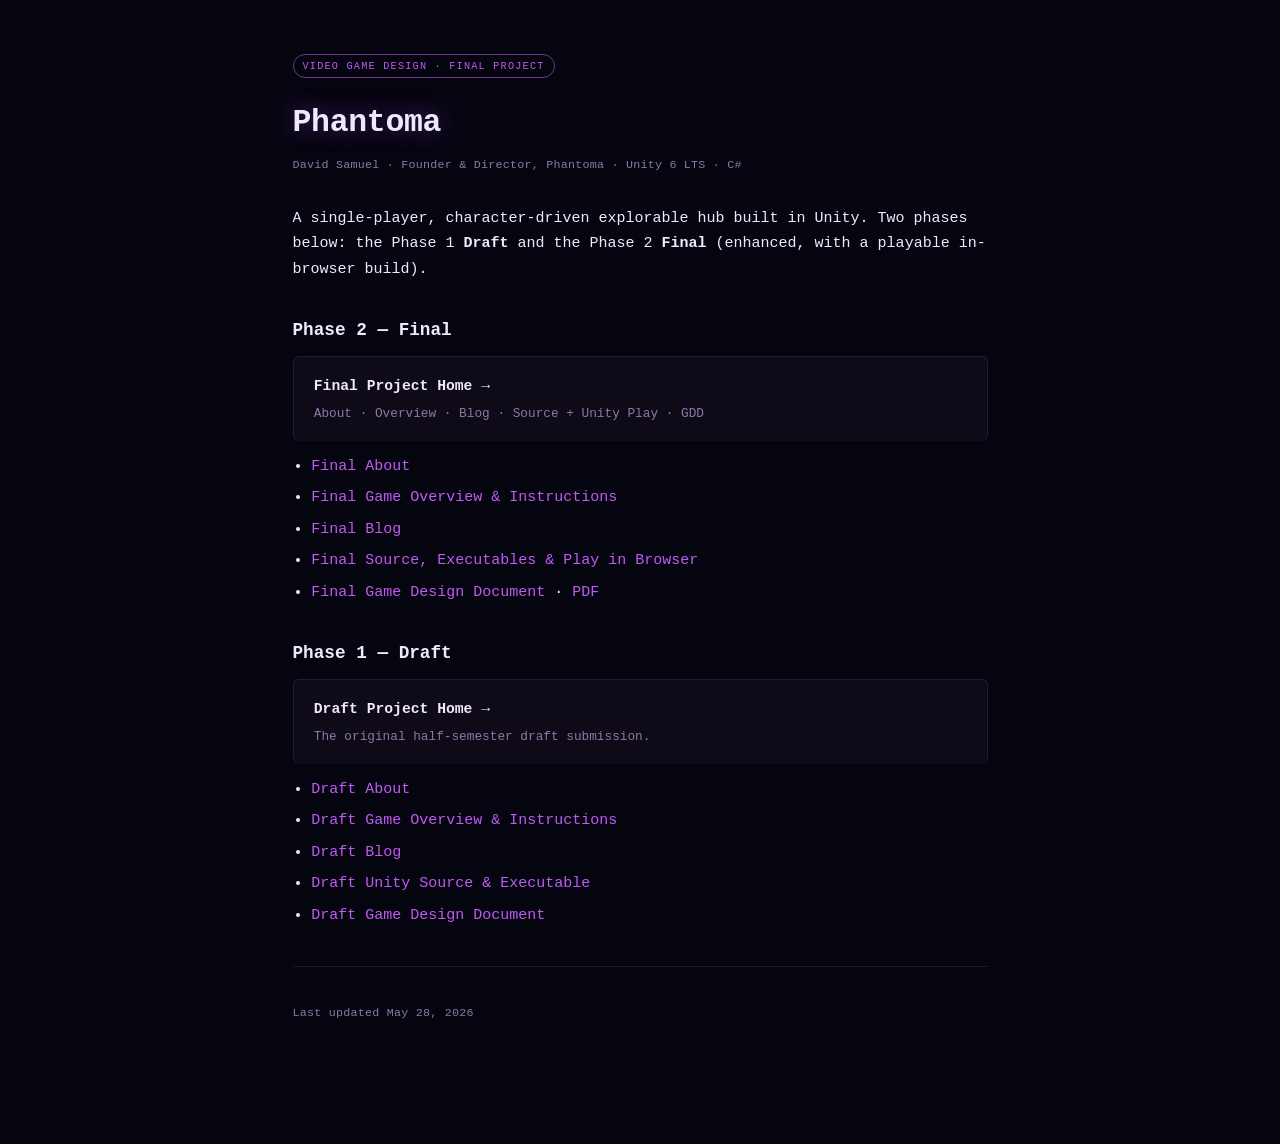
<file: index.html>
<!DOCTYPE html>
<html lang="en"><head><meta charset="UTF-8"><meta name="viewport" content="width=device-width,initial-scale=1">
<meta name="robots" content="noindex,nofollow"><title>Phantoma — Final Project</title>
<link rel="stylesheet" href="phase-2/_style.css"></head>
<body><div class="wrap">
<span class="tag">Video Game Design · Final Project</span>
<h1>Phantoma</h1>
<p class="meta">David Samuel · Founder &amp; Director, Phantoma · Unity 6 LTS · C#</p>
<p>A single-player, character-driven explorable hub built in Unity. Two phases below: the Phase&nbsp;1 <strong>Draft</strong> and the Phase&nbsp;2 <strong>Final</strong> (enhanced, with a playable in-browser build).</p>

<h2>Phase 2 — Final</h2>
<a class="card" href="phase-2/"><h2>Final Project Home →</h2><p>About · Overview · Blog · Source + Unity Play · GDD</p></a>
<ul>
<li><a href="phase-2/about/">Final About</a></li>
<li><a href="phase-2/overview/">Final Game Overview &amp; Instructions</a></li>
<li><a href="phase-2/blog/">Final Blog</a></li>
<li><a href="phase-2/source/">Final Source, Executables &amp; Play in Browser</a></li>
<li><a href="phase-2/gdd/">Final Game Design Document</a> · <a href="phase-2/gdd/Phantoma-GDD-Final.pdf">PDF</a></li>
</ul>

<h2>Phase 1 — Draft</h2>
<a class="card" href="phase-1/"><h2>Draft Project Home →</h2><p>The original half-semester draft submission.</p></a>
<ul>
<li><a href="phase-1/about/">Draft About</a></li>
<li><a href="phase-1/overview/">Draft Game Overview &amp; Instructions</a></li>
<li><a href="phase-1/blog/">Draft Blog</a></li>
<li><a href="phase-1/source/">Draft Unity Source &amp; Executable</a></li>
<li><a href="phase-1/gdd/">Draft Game Design Document</a></li>
</ul>
<hr>
<p class="meta">Last updated May&nbsp;28,&nbsp;2026</p>
</div></body></html>
</file>
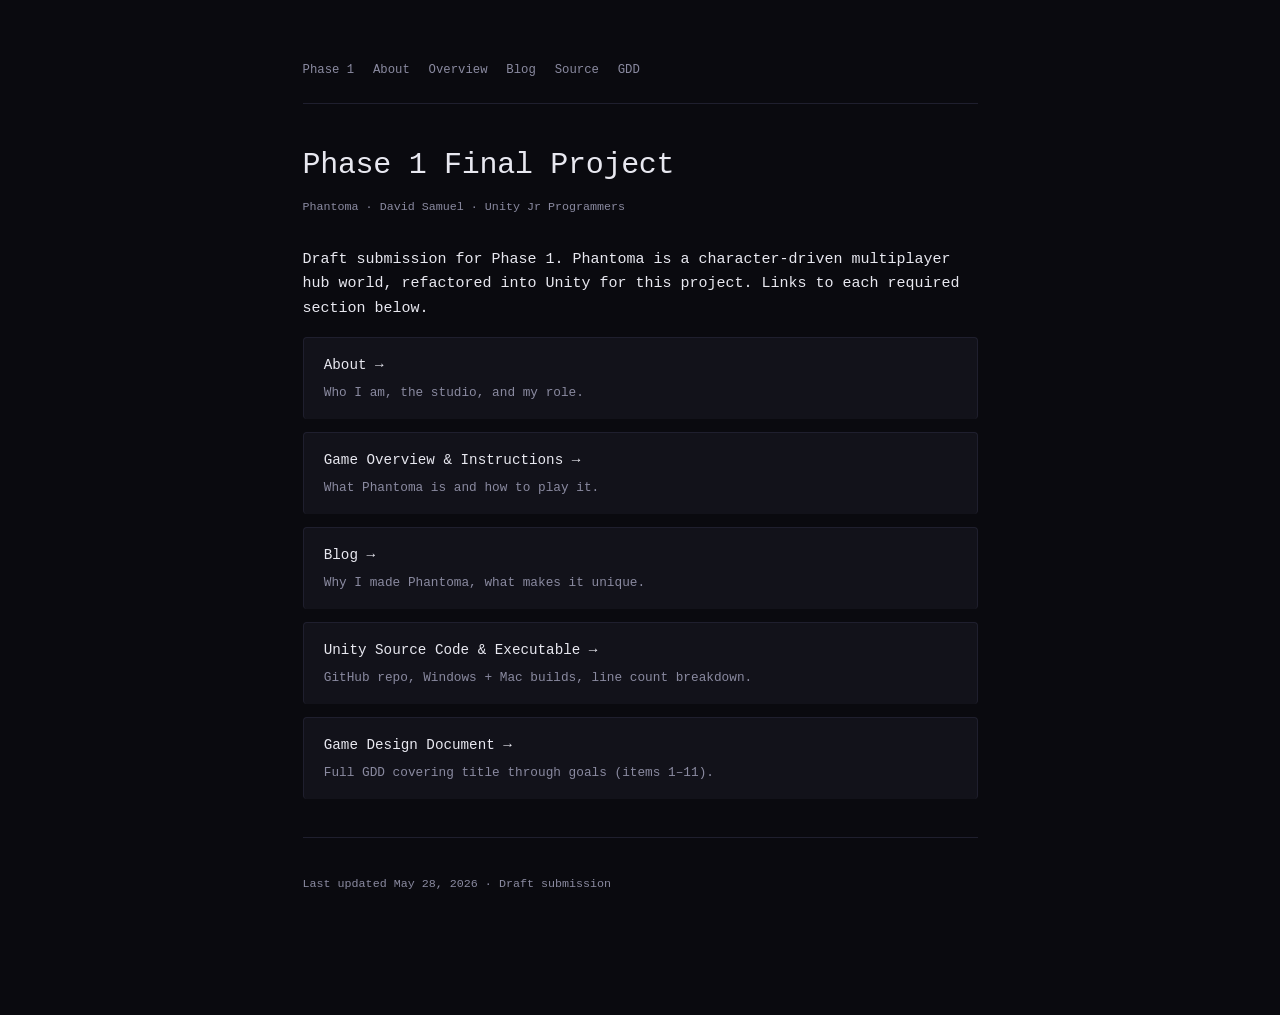
<file: phase-1/index.html>
<!DOCTYPE html>
<html lang="en"><head><meta charset="UTF-8"><meta name="viewport" content="width=device-width,initial-scale=1"><meta name="robots" content="noindex,nofollow"><title>Phase 1 Final Project — Phantoma</title><link rel="stylesheet" href="_style.css"></head>
<body><div class="wrap">
<nav><a href="./">Phase 1</a><a href="about/">About</a><a href="overview/">Overview</a><a href="blog/">Blog</a><a href="source/">Source</a><a href="gdd/">GDD</a></nav>
<h1>Phase 1 Final Project</h1>
<p class="meta">Phantoma · David Samuel · Unity Jr Programmers</p>
<p>Draft submission for Phase 1. Phantoma is a character-driven multiplayer hub world, refactored into Unity for this project. Links to each required section below.</p>
<a class="card" href="about/"><h2>About →</h2><p>Who I am, the studio, and my role.</p></a>
<a class="card" href="overview/"><h2>Game Overview & Instructions →</h2><p>What Phantoma is and how to play it.</p></a>
<a class="card" href="blog/"><h2>Blog →</h2><p>Why I made Phantoma, what makes it unique.</p></a>
<a class="card" href="source/"><h2>Unity Source Code & Executable →</h2><p>GitHub repo, Windows + Mac builds, line count breakdown.</p></a>
<a class="card" href="gdd/"><h2>Game Design Document →</h2><p>Full GDD covering title through goals (items 1–11).</p></a>
<hr><p class="meta">Last updated May 28, 2026 · Draft submission</p>
</div></body></html>
</file>
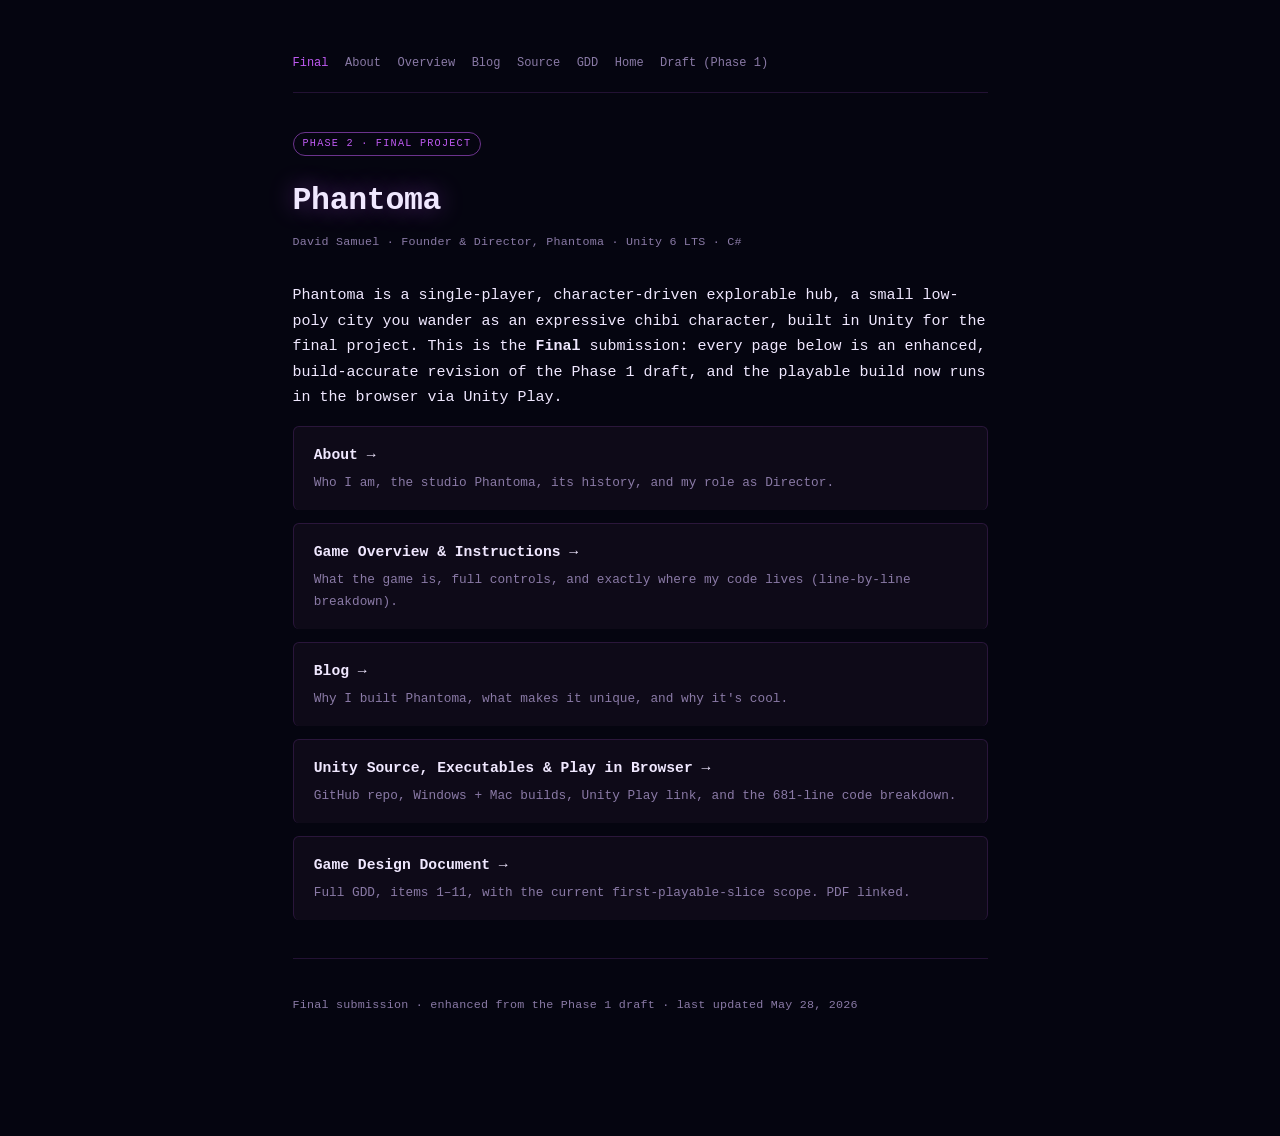
<file: phase-2/index.html>
<!DOCTYPE html>
<html lang="en"><head><meta charset="UTF-8"><meta name="viewport" content="width=device-width,initial-scale=1">
<meta name="robots" content="noindex,nofollow"><title>Phase 2 Final Project, Phantoma</title>
<link rel="stylesheet" href="_style.css"></head>
<body><div class="wrap">
<nav><a class="here" href="./">Final</a><a href="about/">About</a><a href="overview/">Overview</a><a href="blog/">Blog</a><a href="source/">Source</a><a href="gdd/">GDD</a><a href="../">Home</a><a href="../phase-1/">Draft (Phase 1)</a></nav>
<span class="tag">Phase 2 · Final Project</span>
<h1>Phantoma</h1>
<p class="meta">David Samuel · Founder &amp; Director, Phantoma · Unity 6 LTS · C#</p>
<p>Phantoma is a single-player, character-driven explorable hub, a small low-poly city you wander as an expressive chibi character, built in Unity for the final project. This is the <strong>Final</strong> submission: every page below is an enhanced, build-accurate revision of the Phase&nbsp;1 draft, and the playable build now runs in the browser via Unity Play.</p>
<a class="card" href="about/"><h2>About →</h2><p>Who I am, the studio Phantoma, its history, and my role as Director.</p></a>
<a class="card" href="overview/"><h2>Game Overview &amp; Instructions →</h2><p>What the game is, full controls, and exactly where my code lives (line-by-line breakdown).</p></a>
<a class="card" href="blog/"><h2>Blog →</h2><p>Why I built Phantoma, what makes it unique, and why it's cool.</p></a>
<a class="card" href="source/"><h2>Unity Source, Executables &amp; Play in Browser →</h2><p>GitHub repo, Windows + Mac builds, Unity Play link, and the 681-line code breakdown.</p></a>
<a class="card" href="gdd/"><h2>Game Design Document →</h2><p>Full GDD, items 1–11, with the current first-playable-slice scope. PDF linked.</p></a>
<hr>
<p class="meta">Final submission · enhanced from the Phase&nbsp;1 draft · last updated May&nbsp;28,&nbsp;2026</p>
</div></body></html>
</file>
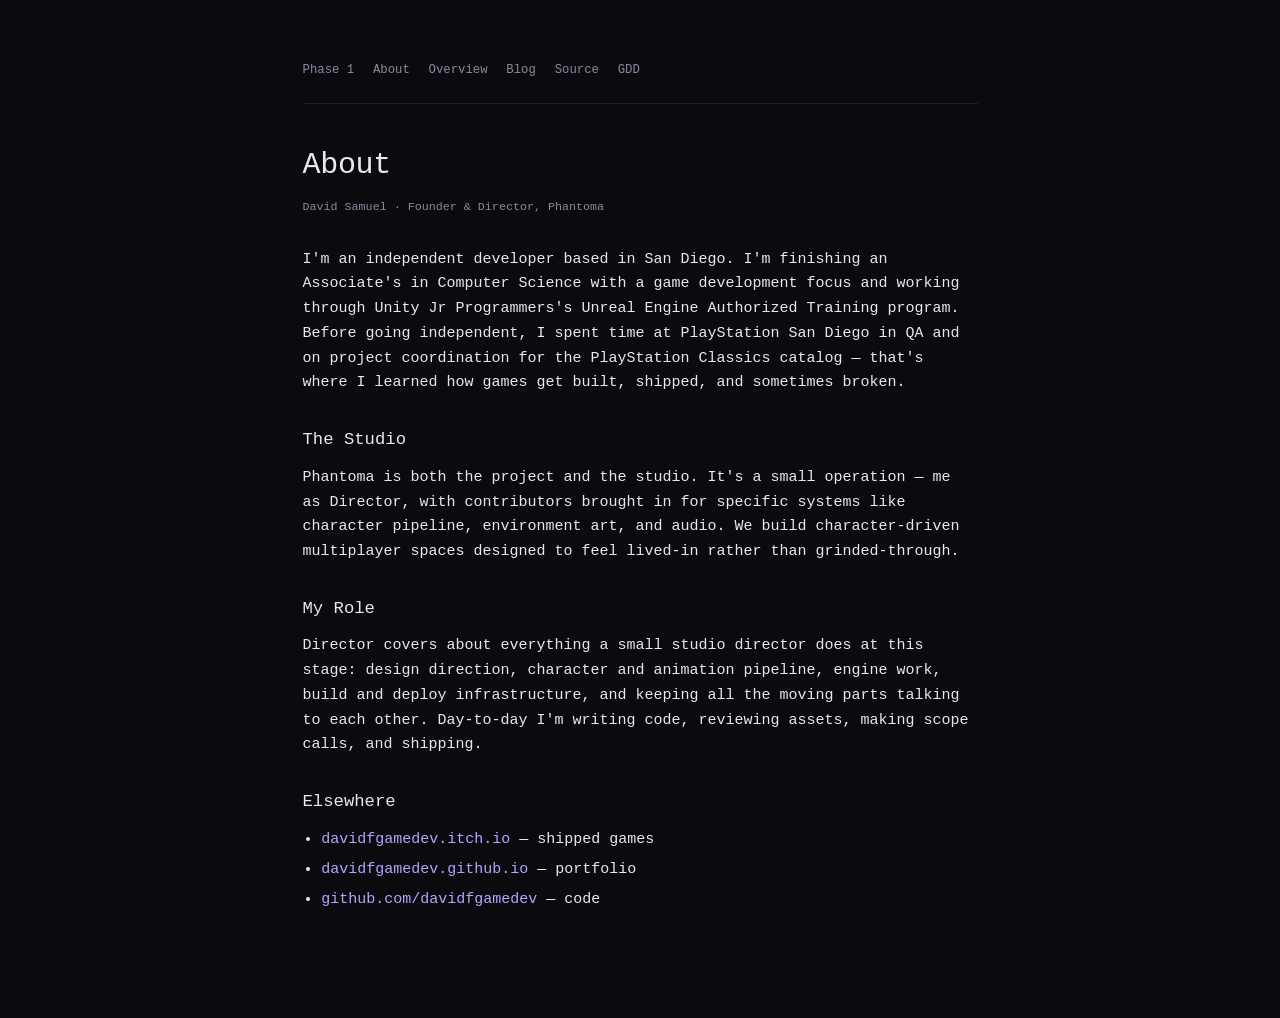
<file: phase-1/about/index.html>
<!DOCTYPE html>
<html lang="en"><head><meta charset="UTF-8"><meta name="viewport" content="width=device-width,initial-scale=1"><meta name="robots" content="noindex,nofollow"><title>About — Phantoma</title><link rel="stylesheet" href="../_style.css"></head>
<body><div class="wrap">
<nav><a href="../">Phase 1</a><a href="./">About</a><a href="../overview/">Overview</a><a href="../blog/">Blog</a><a href="../source/">Source</a><a href="../gdd/">GDD</a></nav>
<h1>About</h1>
<p class="meta">David Samuel · Founder & Director, Phantoma</p>
<p>I'm an independent developer based in San Diego. I'm finishing an Associate's in Computer Science with a game development focus and working through Unity Jr Programmers's Unreal Engine Authorized Training program. Before going independent, I spent time at PlayStation San Diego in QA and on project coordination for the PlayStation Classics catalog — that's where I learned how games get built, shipped, and sometimes broken.</p>
<h2>The Studio</h2>
<p>Phantoma is both the project and the studio. It's a small operation — me as Director, with contributors brought in for specific systems like character pipeline, environment art, and audio. We build character-driven multiplayer spaces designed to feel lived-in rather than grinded-through.</p>
<h2>My Role</h2>
<p>Director covers about everything a small studio director does at this stage: design direction, character and animation pipeline, engine work, build and deploy infrastructure, and keeping all the moving parts talking to each other. Day-to-day I'm writing code, reviewing assets, making scope calls, and shipping.</p>
<h2>Elsewhere</h2>
<ul>
<li><a href="https://davidfgamedev.itch.io">davidfgamedev.itch.io</a> — shipped games</li>
<li><a href="https://davidfgamedev.github.io">davidfgamedev.github.io</a> — portfolio</li>
<li><a href="https://github.com/davidfgamedev">github.com/davidfgamedev</a> — code</li>
</ul>
</div></body></html>
</file>
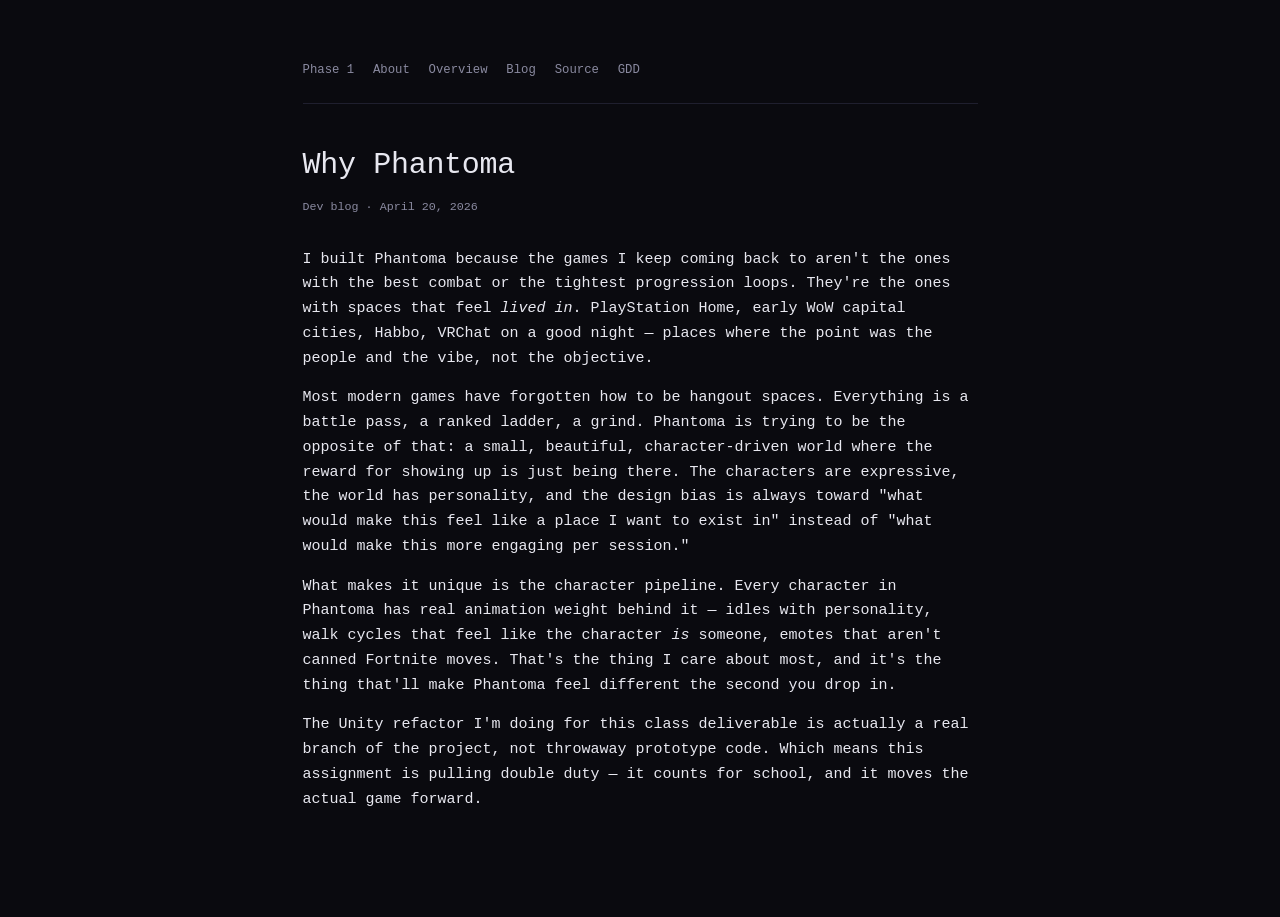
<file: phase-1/blog/index.html>
<!DOCTYPE html>
<html lang="en"><head><meta charset="UTF-8"><meta name="viewport" content="width=device-width,initial-scale=1"><meta name="robots" content="noindex,nofollow"><title>Blog — Phantoma</title><link rel="stylesheet" href="../_style.css"></head>
<body><div class="wrap">
<nav><a href="../">Phase 1</a><a href="../about/">About</a><a href="../overview/">Overview</a><a href="./">Blog</a><a href="../source/">Source</a><a href="../gdd/">GDD</a></nav>
<h1>Why Phantoma</h1>
<p class="meta">Dev blog · April 20, 2026</p>
<p>I built Phantoma because the games I keep coming back to aren't the ones with the best combat or the tightest progression loops. They're the ones with spaces that feel <em>lived in</em>. PlayStation Home, early WoW capital cities, Habbo, VRChat on a good night — places where the point was the people and the vibe, not the objective.</p>
<p>Most modern games have forgotten how to be hangout spaces. Everything is a battle pass, a ranked ladder, a grind. Phantoma is trying to be the opposite of that: a small, beautiful, character-driven world where the reward for showing up is just being there. The characters are expressive, the world has personality, and the design bias is always toward "what would make this feel like a place I want to exist in" instead of "what would make this more engaging per session."</p>
<p>What makes it unique is the character pipeline. Every character in Phantoma has real animation weight behind it — idles with personality, walk cycles that feel like the character <em>is</em> someone, emotes that aren't canned Fortnite moves. That's the thing I care about most, and it's the thing that'll make Phantoma feel different the second you drop in.</p>
<p>The Unity refactor I'm doing for this class deliverable is actually a real branch of the project, not throwaway prototype code. Which means this assignment is pulling double duty — it counts for school, and it moves the actual game forward.</p>
</div></body></html>
</file>
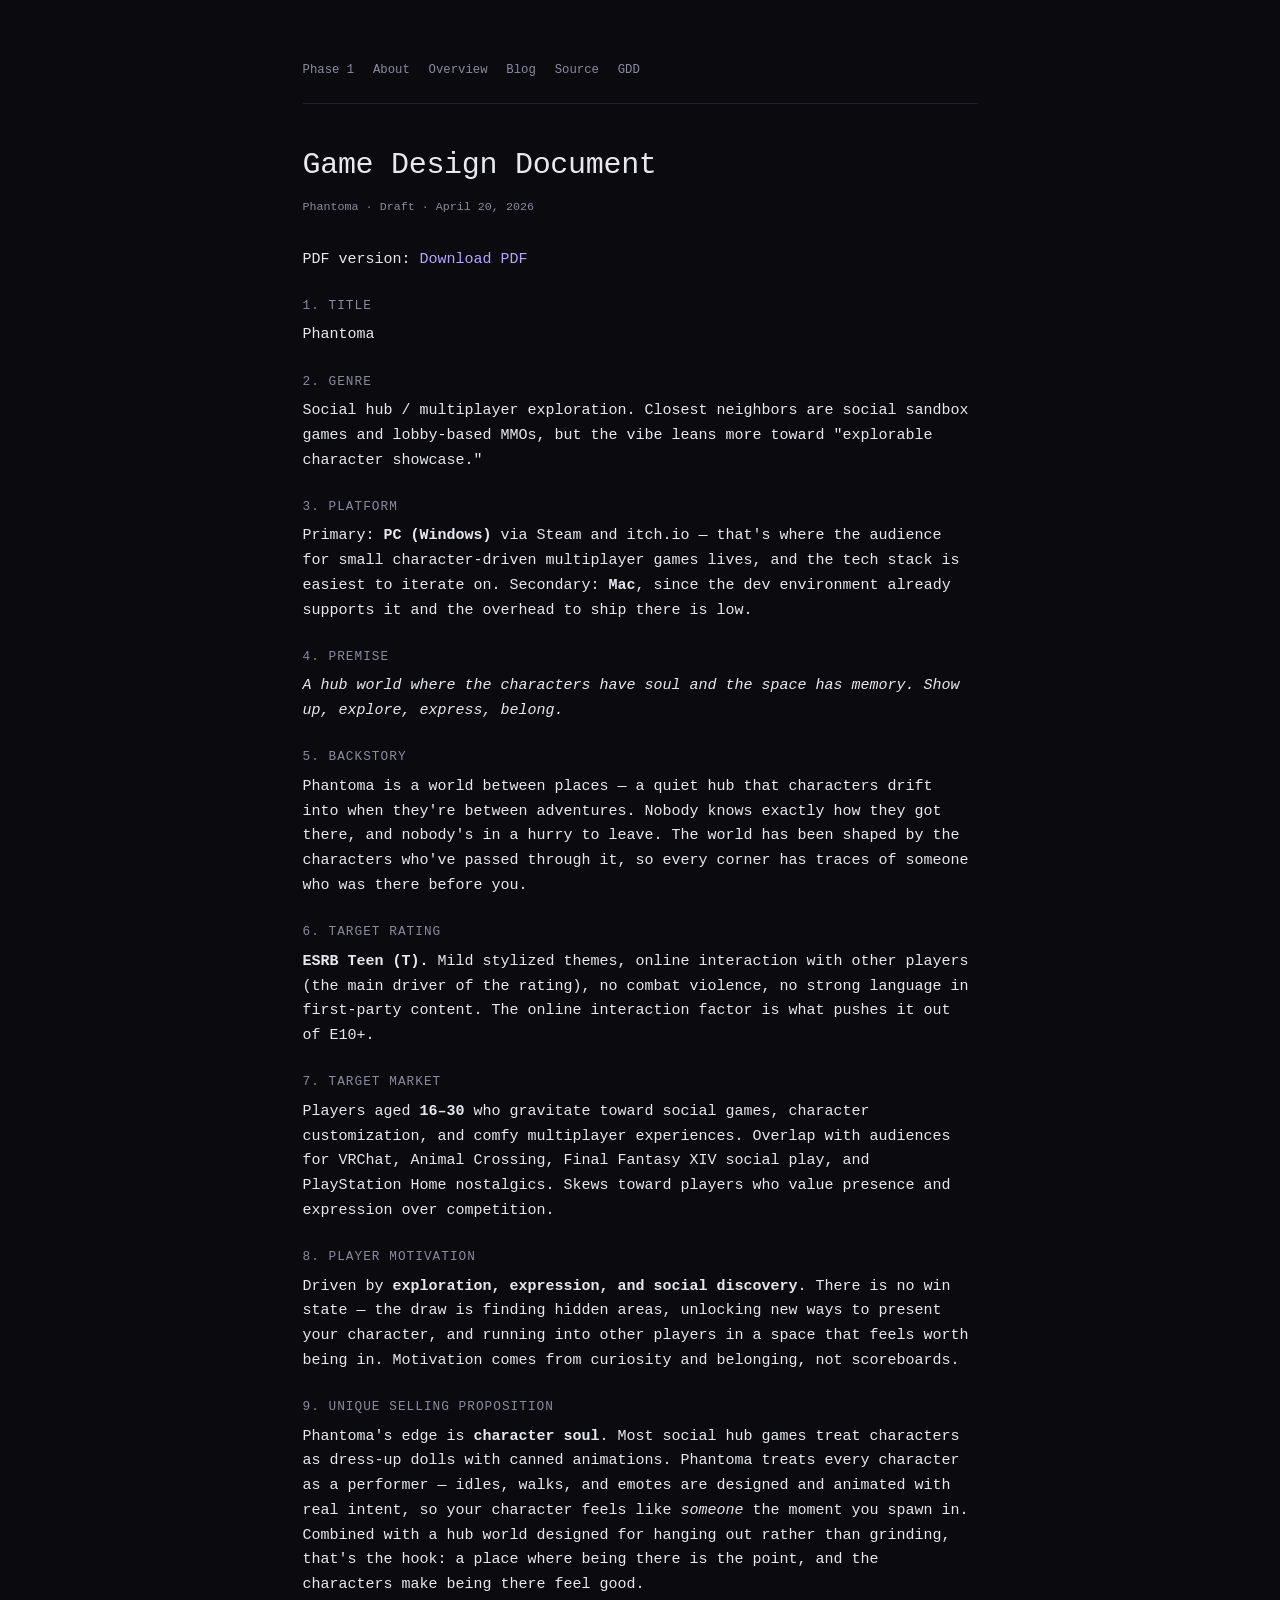
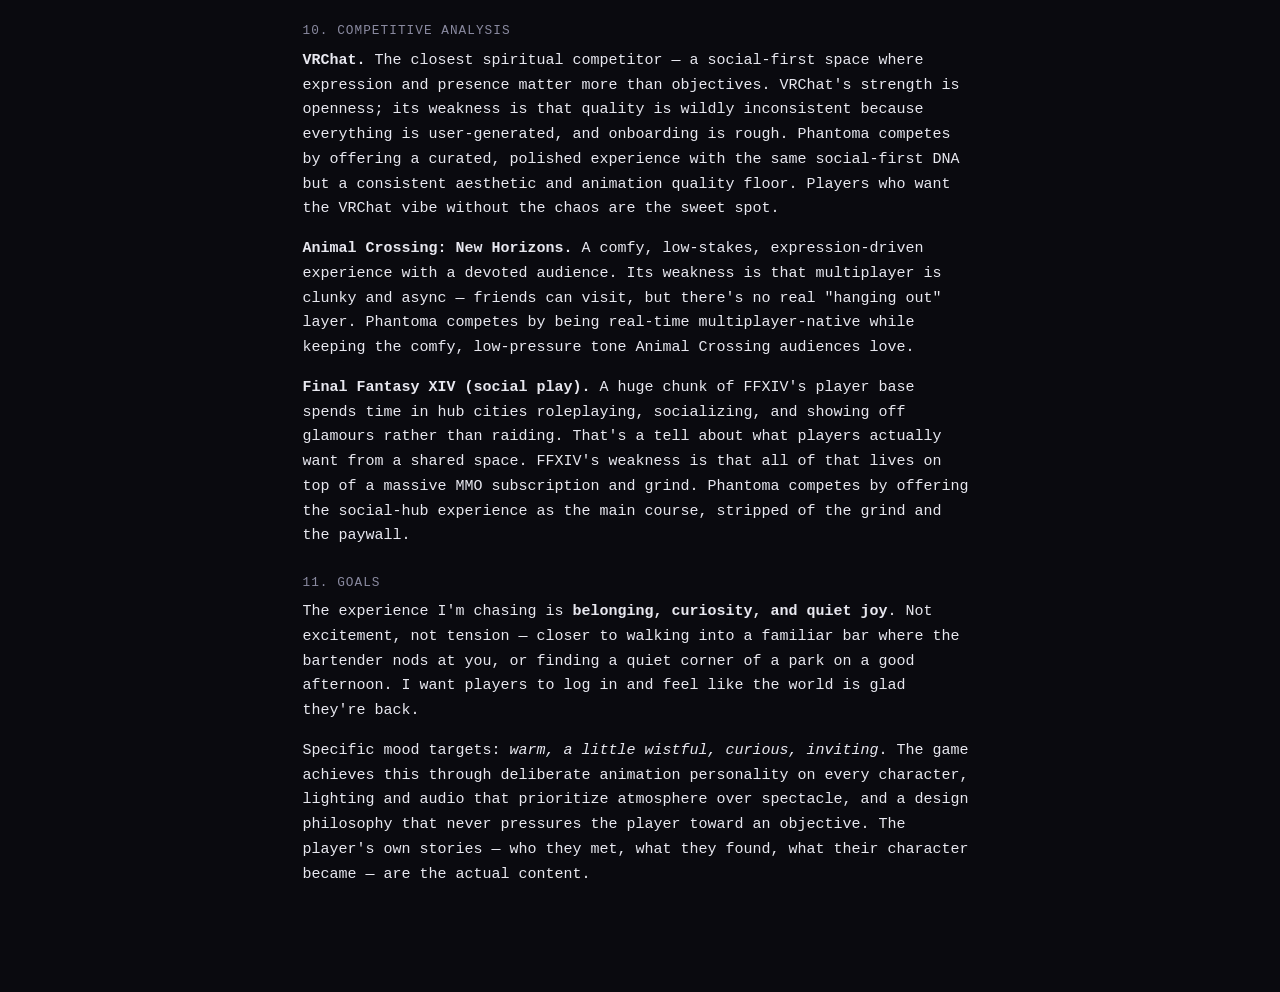
<file: phase-1/gdd/index.html>
<!DOCTYPE html>
<html lang="en"><head><meta charset="UTF-8"><meta name="viewport" content="width=device-width,initial-scale=1"><meta name="robots" content="noindex,nofollow"><title>Game Design Document — Phantoma</title><link rel="stylesheet" href="../_style.css"></head>
<body><div class="wrap">
<nav><a href="../">Phase 1</a><a href="../about/">About</a><a href="../overview/">Overview</a><a href="../blog/">Blog</a><a href="../source/">Source</a><a href="./">GDD</a></nav>
<h1>Game Design Document</h1>
<p class="meta">Phantoma · Draft · April 20, 2026</p>
<p>PDF version: <a href="https://drive.google.com/file/d/1UQXAnEe99ok1tUPyCgG9sSSf5wLUaD7e/view?usp=sharing" target="_blank" rel="noopener">Download PDF</a></p>
<h3>1. Title</h3>
<p>Phantoma</p>
<h3>2. Genre</h3>
<p>Social hub / multiplayer exploration. Closest neighbors are social sandbox games and lobby-based MMOs, but the vibe leans more toward "explorable character showcase."</p>
<h3>3. Platform</h3>
<p>Primary: <strong>PC (Windows)</strong> via Steam and itch.io — that's where the audience for small character-driven multiplayer games lives, and the tech stack is easiest to iterate on. Secondary: <strong>Mac</strong>, since the dev environment already supports it and the overhead to ship there is low.</p>
<h3>4. Premise</h3>
<p><em>A hub world where the characters have soul and the space has memory. Show up, explore, express, belong.</em></p>
<h3>5. Backstory</h3>
<p>Phantoma is a world between places — a quiet hub that characters drift into when they're between adventures. Nobody knows exactly how they got there, and nobody's in a hurry to leave. The world has been shaped by the characters who've passed through it, so every corner has traces of someone who was there before you.</p>
<h3>6. Target Rating</h3>
<p><strong>ESRB Teen (T).</strong> Mild stylized themes, online interaction with other players (the main driver of the rating), no combat violence, no strong language in first-party content. The online interaction factor is what pushes it out of E10+.</p>
<h3>7. Target Market</h3>
<p>Players aged <strong>16–30</strong> who gravitate toward social games, character customization, and comfy multiplayer experiences. Overlap with audiences for VRChat, Animal Crossing, Final Fantasy XIV social play, and PlayStation Home nostalgics. Skews toward players who value presence and expression over competition.</p>
<h3>8. Player Motivation</h3>
<p>Driven by <strong>exploration, expression, and social discovery</strong>. There is no win state — the draw is finding hidden areas, unlocking new ways to present your character, and running into other players in a space that feels worth being in. Motivation comes from curiosity and belonging, not scoreboards.</p>
<h3>9. Unique Selling Proposition</h3>
<p>Phantoma's edge is <strong>character soul</strong>. Most social hub games treat characters as dress-up dolls with canned animations. Phantoma treats every character as a performer — idles, walks, and emotes are designed and animated with real intent, so your character feels like <em>someone</em> the moment you spawn in. Combined with a hub world designed for hanging out rather than grinding, that's the hook: a place where being there is the point, and the characters make being there feel good.</p>
<h3>10. Competitive Analysis</h3>
<p><strong>VRChat.</strong> The closest spiritual competitor — a social-first space where expression and presence matter more than objectives. VRChat's strength is openness; its weakness is that quality is wildly inconsistent because everything is user-generated, and onboarding is rough. Phantoma competes by offering a curated, polished experience with the same social-first DNA but a consistent aesthetic and animation quality floor. Players who want the VRChat vibe without the chaos are the sweet spot.</p>
<p><strong>Animal Crossing: New Horizons.</strong> A comfy, low-stakes, expression-driven experience with a devoted audience. Its weakness is that multiplayer is clunky and async — friends can visit, but there's no real "hanging out" layer. Phantoma competes by being real-time multiplayer-native while keeping the comfy, low-pressure tone Animal Crossing audiences love.</p>
<p><strong>Final Fantasy XIV (social play).</strong> A huge chunk of FFXIV's player base spends time in hub cities roleplaying, socializing, and showing off glamours rather than raiding. That's a tell about what players actually want from a shared space. FFXIV's weakness is that all of that lives on top of a massive MMO subscription and grind. Phantoma competes by offering the social-hub experience as the main course, stripped of the grind and the paywall.</p>
<h3>11. Goals</h3>
<p>The experience I'm chasing is <strong>belonging, curiosity, and quiet joy</strong>. Not excitement, not tension — closer to walking into a familiar bar where the bartender nods at you, or finding a quiet corner of a park on a good afternoon. I want players to log in and feel like the world is glad they're back.</p>
<p>Specific mood targets: <em>warm, a little wistful, curious, inviting</em>. The game achieves this through deliberate animation personality on every character, lighting and audio that prioritize atmosphere over spectacle, and a design philosophy that never pressures the player toward an objective. The player's own stories — who they met, what they found, what their character became — are the actual content.</p>
</div></body></html>
</file>
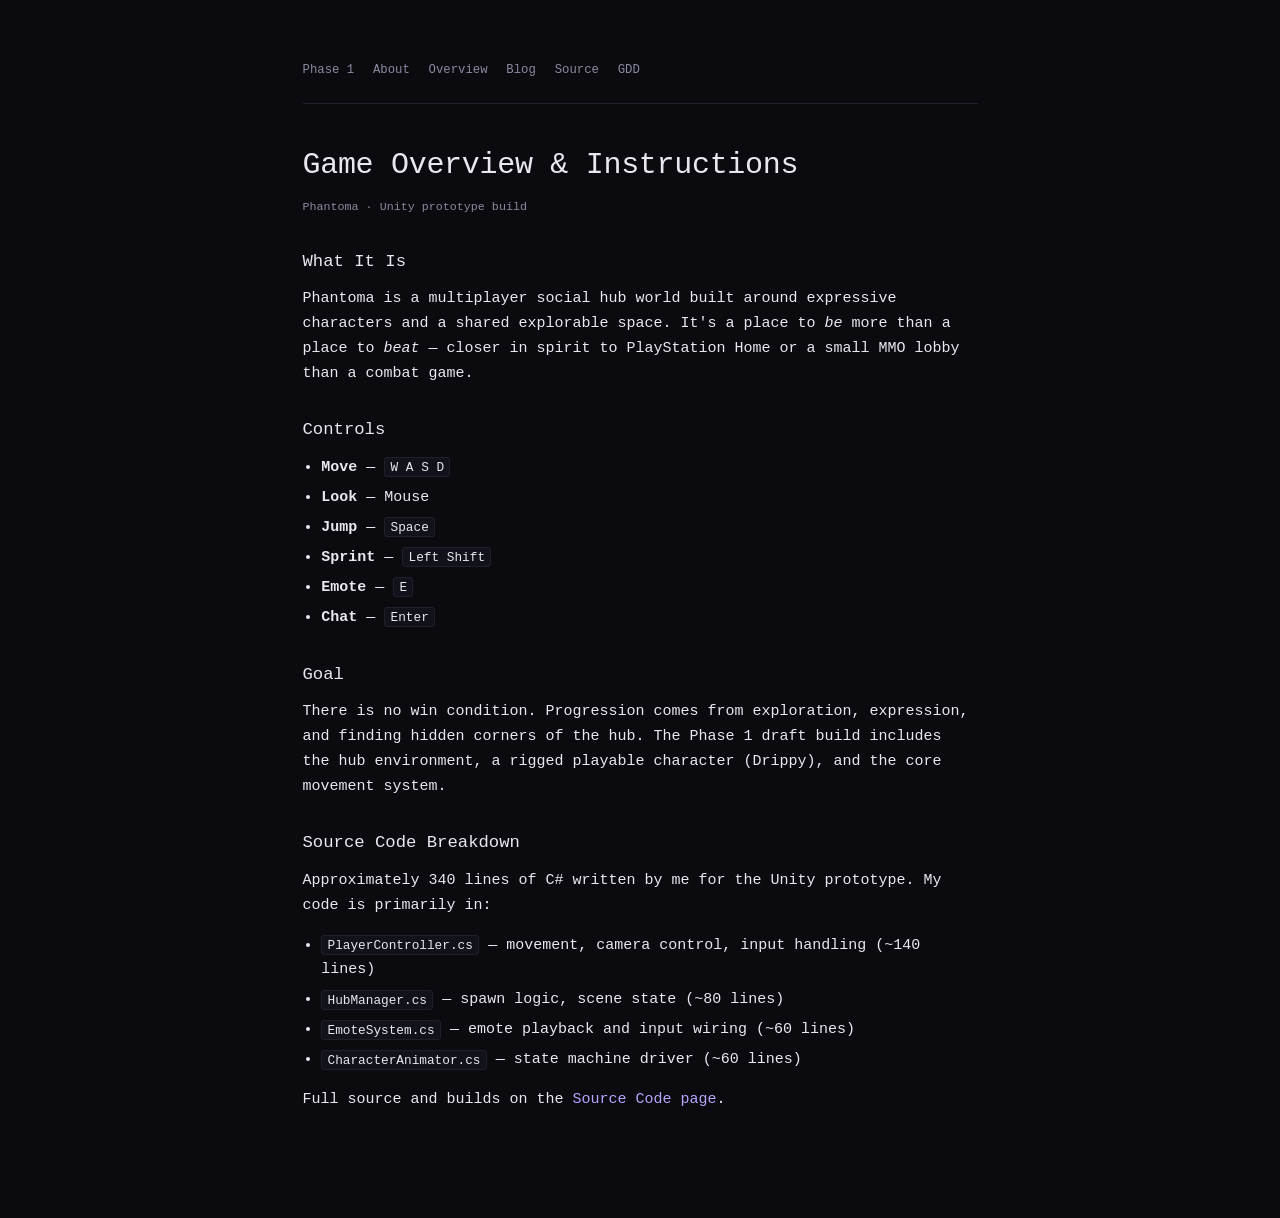
<file: phase-1/overview/index.html>
<!DOCTYPE html>
<html lang="en"><head><meta charset="UTF-8"><meta name="viewport" content="width=device-width,initial-scale=1"><meta name="robots" content="noindex,nofollow"><title>Game Overview — Phantoma</title><link rel="stylesheet" href="../_style.css"></head>
<body><div class="wrap">
<nav><a href="../">Phase 1</a><a href="../about/">About</a><a href="./">Overview</a><a href="../blog/">Blog</a><a href="../source/">Source</a><a href="../gdd/">GDD</a></nav>
<h1>Game Overview & Instructions</h1>
<p class="meta">Phantoma · Unity prototype build</p>
<h2>What It Is</h2>
<p>Phantoma is a multiplayer social hub world built around expressive characters and a shared explorable space. It's a place to <em>be</em> more than a place to <em>beat</em> — closer in spirit to PlayStation Home or a small MMO lobby than a combat game.</p>
<h2>Controls</h2>
<ul>
<li><strong>Move</strong> — <code>W A S D</code></li>
<li><strong>Look</strong> — Mouse</li>
<li><strong>Jump</strong> — <code>Space</code></li>
<li><strong>Sprint</strong> — <code>Left Shift</code></li>
<li><strong>Emote</strong> — <code>E</code></li>
<li><strong>Chat</strong> — <code>Enter</code></li>
</ul>
<h2>Goal</h2>
<p>There is no win condition. Progression comes from exploration, expression, and finding hidden corners of the hub. The Phase 1 draft build includes the hub environment, a rigged playable character (Drippy), and the core movement system.</p>
<h2>Source Code Breakdown</h2>
<p>Approximately 340 lines of C# written by me for the Unity prototype. My code is primarily in:</p>
<ul>
<li><code>PlayerController.cs</code> — movement, camera control, input handling (~140 lines)</li>
<li><code>HubManager.cs</code> — spawn logic, scene state (~80 lines)</li>
<li><code>EmoteSystem.cs</code> — emote playback and input wiring (~60 lines)</li>
<li><code>CharacterAnimator.cs</code> — state machine driver (~60 lines)</li>
</ul>
<p>Full source and builds on the <a href="../source/">Source Code page</a>.</p>
</div></body></html>
</file>
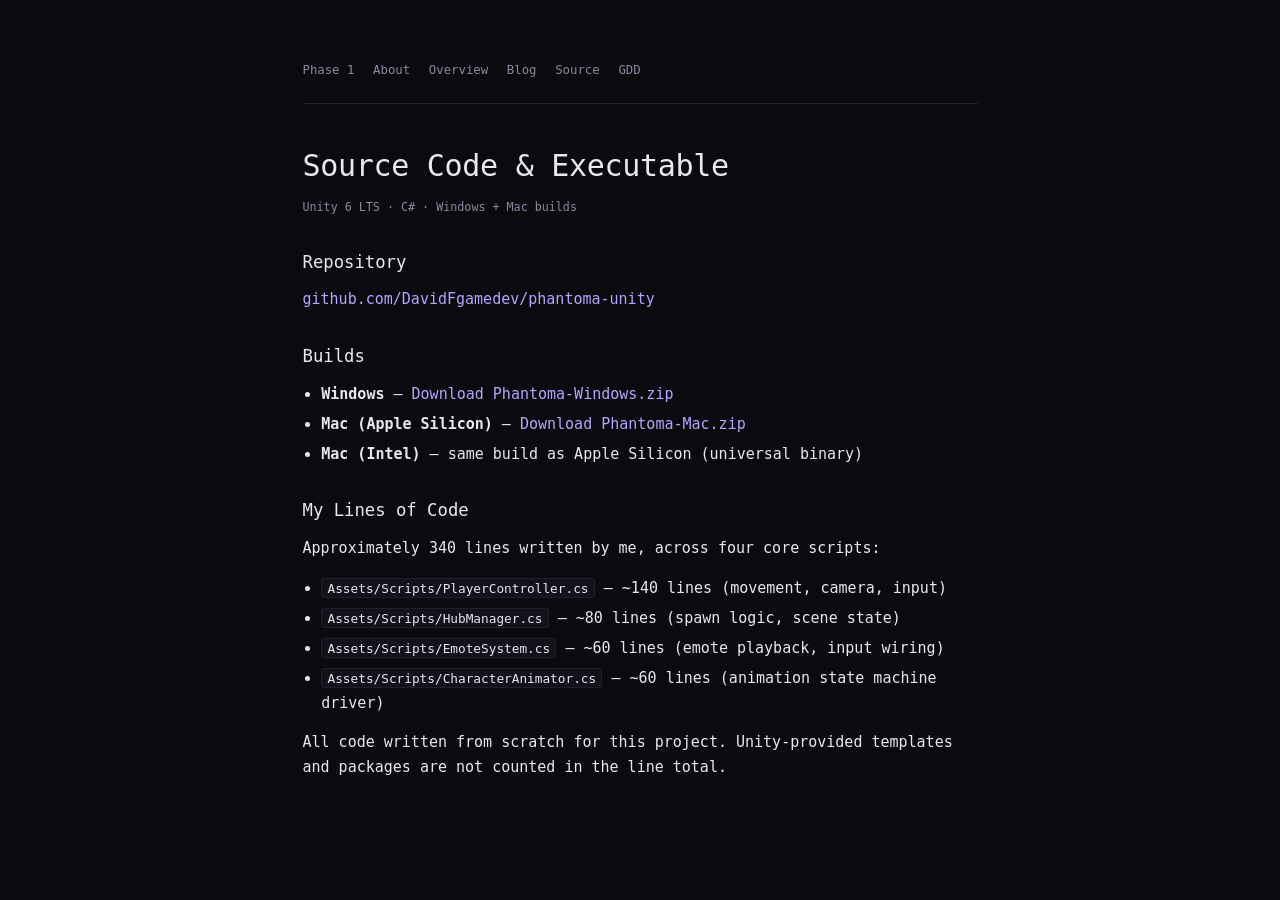
<file: phase-1/source/index.html>
<!DOCTYPE html>
<html lang="en"><head><meta charset="UTF-8"><meta name="viewport" content="width=device-width,initial-scale=1"><meta name="robots" content="noindex,nofollow"><title>Source Code — Phantoma</title><link rel="stylesheet" href="../_style.css"></head>
<body><div class="wrap">
<nav><a href="../">Phase 1</a><a href="../about/">About</a><a href="../overview/">Overview</a><a href="../blog/">Blog</a><a href="./">Source</a><a href="../gdd/">GDD</a></nav>
<h1>Source Code & Executable</h1>
<p class="meta">Unity 6 LTS · C# · Windows + Mac builds</p>
<h2>Repository</h2>
<p><a href="https://github.com/DavidFgamedev/phantoma-unity" target="_blank" rel="noopener">github.com/DavidFgamedev/phantoma-unity</a></p>
<h2>Builds</h2>
<ul>
<li><strong>Windows</strong> — <a href="https://drive.google.com/file/d/1QD7TEntSFsPWLK5zuG7tPeDu8YmZkt0R/view?usp=sharing" target="_blank" rel="noopener">Download Phantoma-Windows.zip</a></li>
<li><strong>Mac (Apple Silicon)</strong> — <a href="https://drive.google.com/file/d/1-dhnQfHEbUwAzBrXh0Zx5oKzUFCGBx2G/view?usp=sharing" target="_blank" rel="noopener">Download Phantoma-Mac.zip</a></li>
<li><strong>Mac (Intel)</strong> — same build as Apple Silicon (universal binary)</li>
</ul>
<h2>My Lines of Code</h2>
<p>Approximately 340 lines written by me, across four core scripts:</p>
<ul>
<li><code>Assets/Scripts/PlayerController.cs</code> — ~140 lines (movement, camera, input)</li>
<li><code>Assets/Scripts/HubManager.cs</code> — ~80 lines (spawn logic, scene state)</li>
<li><code>Assets/Scripts/EmoteSystem.cs</code> — ~60 lines (emote playback, input wiring)</li>
<li><code>Assets/Scripts/CharacterAnimator.cs</code> — ~60 lines (animation state machine driver)</li>
</ul>
<p>All code written from scratch for this project. Unity-provided templates and packages are not counted in the line total.</p>
</div></body></html>
</file>
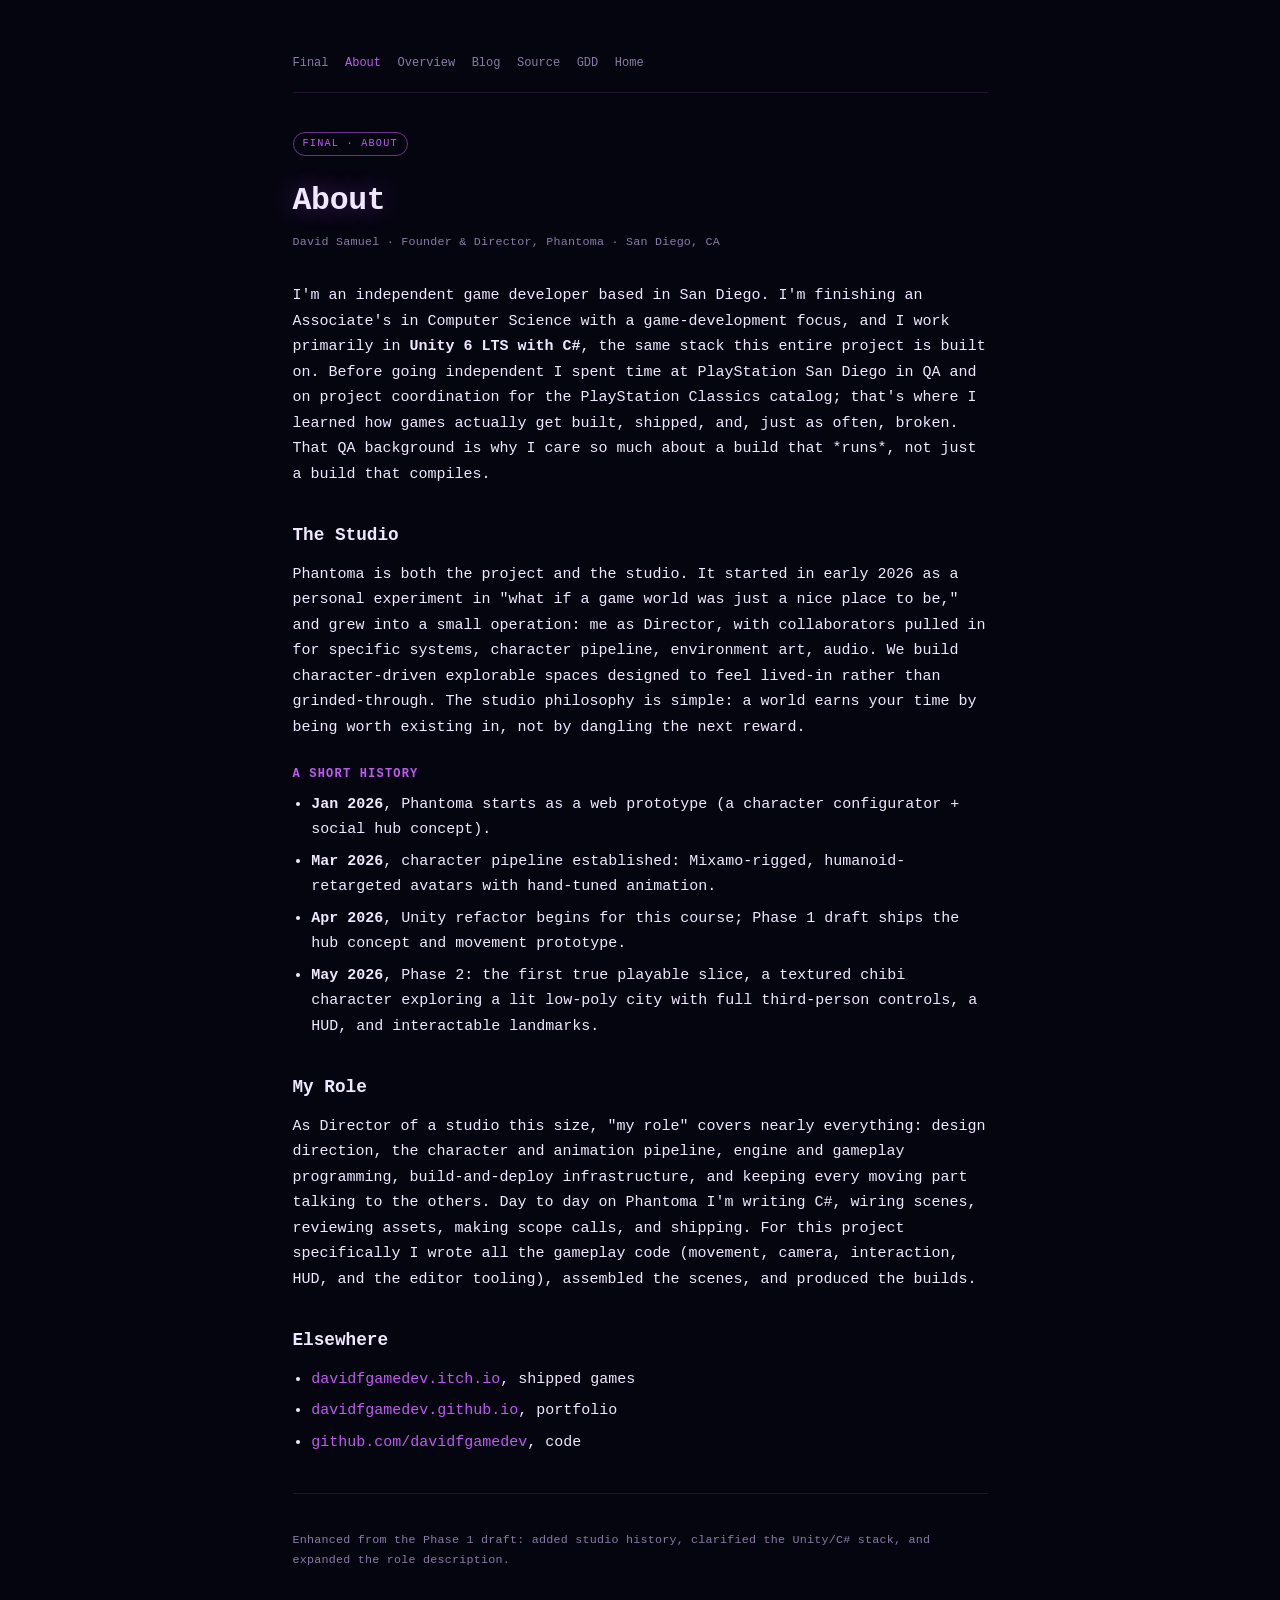
<file: phase-2/about/index.html>
<!DOCTYPE html>
<html lang="en"><head><meta charset="UTF-8"><meta name="viewport" content="width=device-width,initial-scale=1">
<meta name="robots" content="noindex,nofollow"><title>About, Phantoma (Final)</title>
<link rel="stylesheet" href="../_style.css"></head>
<body><div class="wrap">
<nav><a href="../">Final</a><a class="here" href="../about/">About</a><a href="../overview/">Overview</a><a href="../blog/">Blog</a><a href="../source/">Source</a><a href="../gdd/">GDD</a><a href="../../">Home</a></nav>
<span class="tag">Final · About</span>
<h1>About</h1>
<p class="meta">David Samuel · Founder &amp; Director, Phantoma · San Diego, CA</p>

<p>I'm an independent game developer based in San Diego. I'm finishing an Associate's in Computer Science with a game-development focus, and I work primarily in <strong>Unity 6 LTS with C#</strong>, the same stack this entire project is built on. Before going independent I spent time at PlayStation San Diego in QA and on project coordination for the PlayStation Classics catalog; that's where I learned how games actually get built, shipped, and, just as often, broken. That QA background is why I care so much about a build that *runs*, not just a build that compiles.</p>

<h2>The Studio</h2>
<p>Phantoma is both the project and the studio. It started in early 2026 as a personal experiment in "what if a game world was just a nice place to be," and grew into a small operation: me as Director, with collaborators pulled in for specific systems, character pipeline, environment art, audio. We build character-driven explorable spaces designed to feel lived-in rather than grinded-through. The studio philosophy is simple: a world earns your time by being worth existing in, not by dangling the next reward.</p>

<h3>A short history</h3>
<ul>
<li><strong>Jan 2026</strong>, Phantoma starts as a web prototype (a character configurator + social hub concept).</li>
<li><strong>Mar 2026</strong>, character pipeline established: Mixamo-rigged, humanoid-retargeted avatars with hand-tuned animation.</li>
<li><strong>Apr 2026</strong>, Unity refactor begins for this course; Phase&nbsp;1 draft ships the hub concept and movement prototype.</li>
<li><strong>May 2026</strong>, Phase&nbsp;2: the first true playable slice, a textured chibi character exploring a lit low-poly city with full third-person controls, a HUD, and interactable landmarks.</li>
</ul>

<h2>My Role</h2>
<p>As Director of a studio this size, "my role" covers nearly everything: design direction, the character and animation pipeline, engine and gameplay programming, build-and-deploy infrastructure, and keeping every moving part talking to the others. Day to day on Phantoma I'm writing C#, wiring scenes, reviewing assets, making scope calls, and shipping. For this project specifically I wrote all the gameplay code (movement, camera, interaction, HUD, and the editor tooling), assembled the scenes, and produced the builds.</p>

<h2>Elsewhere</h2>
<ul>
<li><a href="https://davidfgamedev.itch.io">davidfgamedev.itch.io</a>, shipped games</li>
<li><a href="https://davidfgamedev.github.io">davidfgamedev.github.io</a>, portfolio</li>
<li><a href="https://github.com/davidfgamedev">github.com/davidfgamedev</a>, code</li>
</ul>
<hr>
<p class="meta">Enhanced from the Phase&nbsp;1 draft: added studio history, clarified the Unity/C# stack, and expanded the role description.</p>
</div></body></html>
</file>
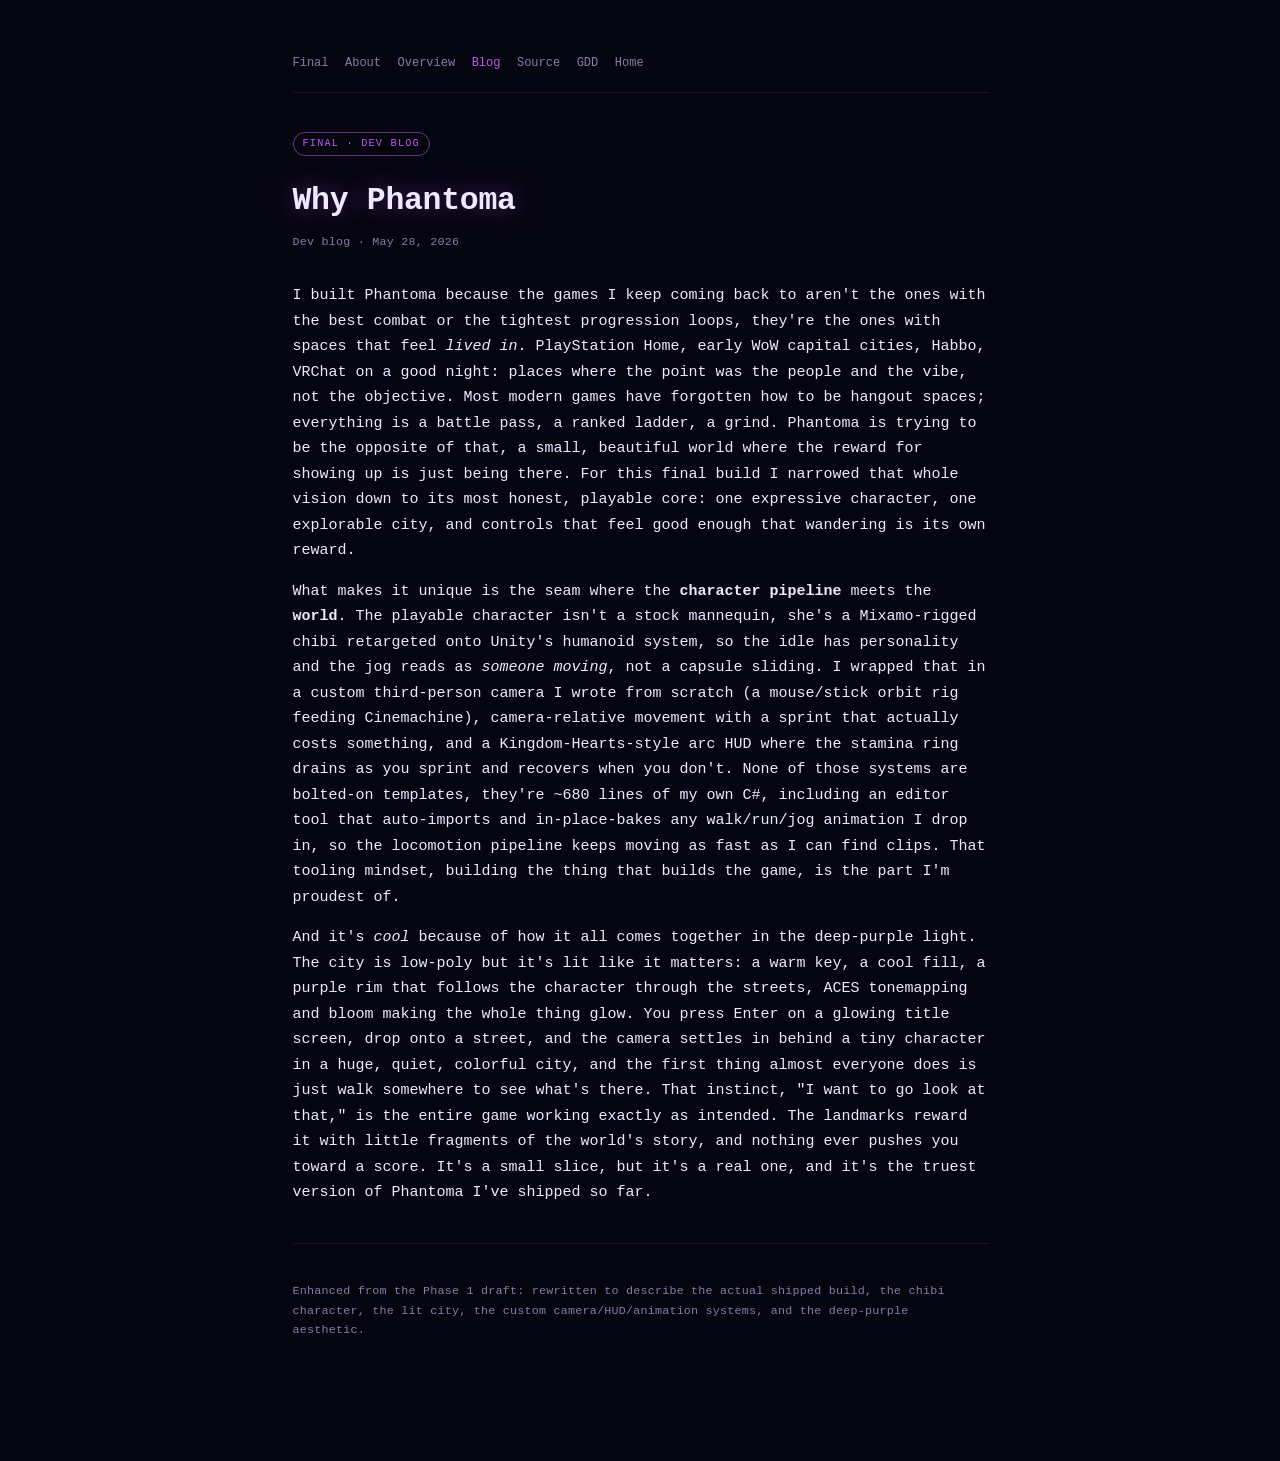
<file: phase-2/blog/index.html>
<!DOCTYPE html>
<html lang="en"><head><meta charset="UTF-8"><meta name="viewport" content="width=device-width,initial-scale=1">
<meta name="robots" content="noindex,nofollow"><title>Blog, Phantoma (Final)</title>
<link rel="stylesheet" href="../_style.css"></head>
<body><div class="wrap">
<nav><a href="../">Final</a><a href="../about/">About</a><a href="../overview/">Overview</a><a class="here" href="../blog/">Blog</a><a href="../source/">Source</a><a href="../gdd/">GDD</a><a href="../../">Home</a></nav>
<span class="tag">Final · Dev Blog</span>
<h1>Why Phantoma</h1>
<p class="meta">Dev blog · May 28, 2026</p>

<p>I built Phantoma because the games I keep coming back to aren't the ones with the best combat or the tightest progression loops, they're the ones with spaces that feel <em>lived in</em>. PlayStation Home, early WoW capital cities, Habbo, VRChat on a good night: places where the point was the people and the vibe, not the objective. Most modern games have forgotten how to be hangout spaces; everything is a battle pass, a ranked ladder, a grind. Phantoma is trying to be the opposite of that, a small, beautiful world where the reward for showing up is just being there. For this final build I narrowed that whole vision down to its most honest, playable core: one expressive character, one explorable city, and controls that feel good enough that wandering is its own reward.</p>

<p>What makes it unique is the seam where the <strong>character pipeline</strong> meets the <strong>world</strong>. The playable character isn't a stock mannequin, she's a Mixamo-rigged chibi retargeted onto Unity's humanoid system, so the idle has personality and the jog reads as <em>someone moving</em>, not a capsule sliding. I wrapped that in a custom third-person camera I wrote from scratch (a mouse/stick orbit rig feeding Cinemachine), camera-relative movement with a sprint that actually costs something, and a Kingdom-Hearts-style arc HUD where the stamina ring drains as you sprint and recovers when you don't. None of those systems are bolted-on templates, they're ~680 lines of my own C#, including an editor tool that auto-imports and in-place-bakes any walk/run/jog animation I drop in, so the locomotion pipeline keeps moving as fast as I can find clips. That tooling mindset, building the thing that builds the game, is the part I'm proudest of.</p>

<p>And it's <em>cool</em> because of how it all comes together in the deep-purple light. The city is low-poly but it's lit like it matters: a warm key, a cool fill, a purple rim that follows the character through the streets, ACES tonemapping and bloom making the whole thing glow. You press Enter on a glowing title screen, drop onto a street, and the camera settles in behind a tiny character in a huge, quiet, colorful city, and the first thing almost everyone does is just walk somewhere to see what's there. That instinct, "I want to go look at that," is the entire game working exactly as intended. The landmarks reward it with little fragments of the world's story, and nothing ever pushes you toward a score. It's a small slice, but it's a real one, and it's the truest version of Phantoma I've shipped so far.</p>
<hr>
<p class="meta">Enhanced from the Phase&nbsp;1 draft: rewritten to describe the actual shipped build, the chibi character, the lit city, the custom camera/HUD/animation systems, and the deep-purple aesthetic.</p>
</div></body></html>
</file>
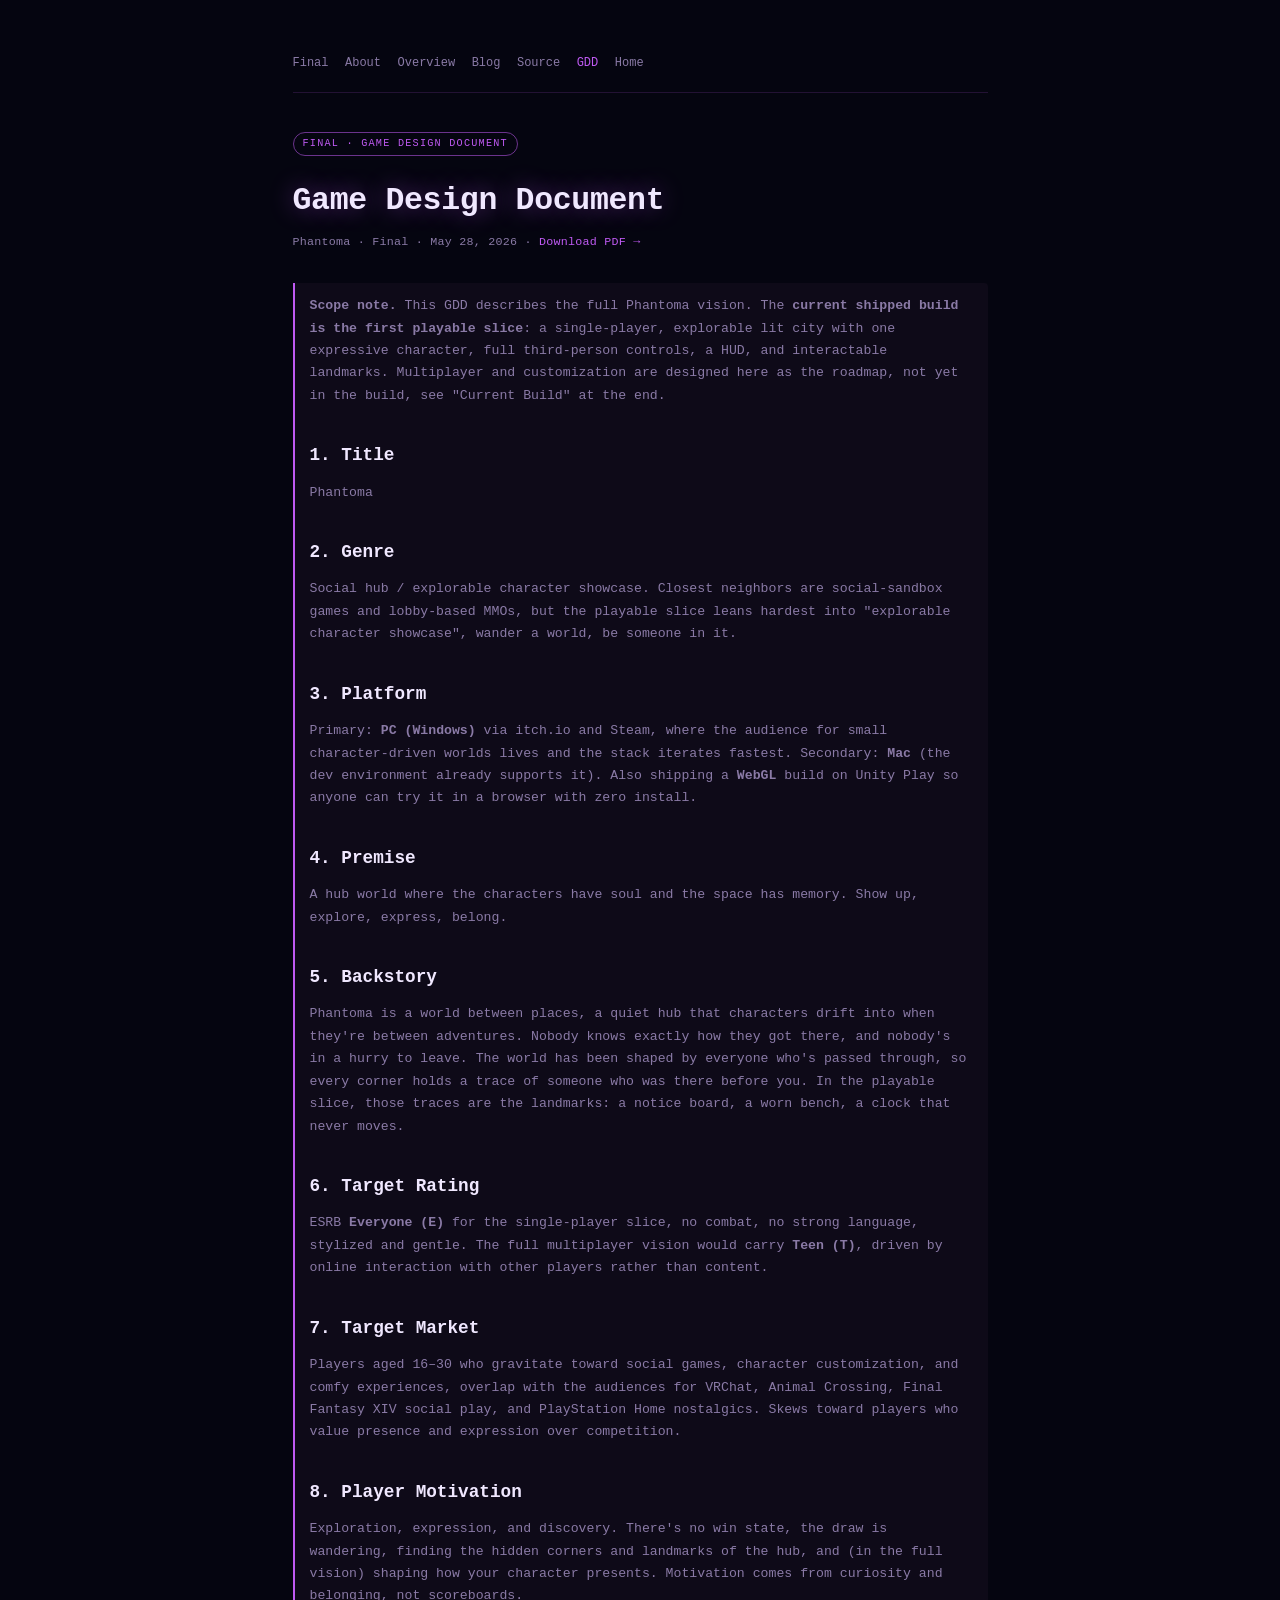
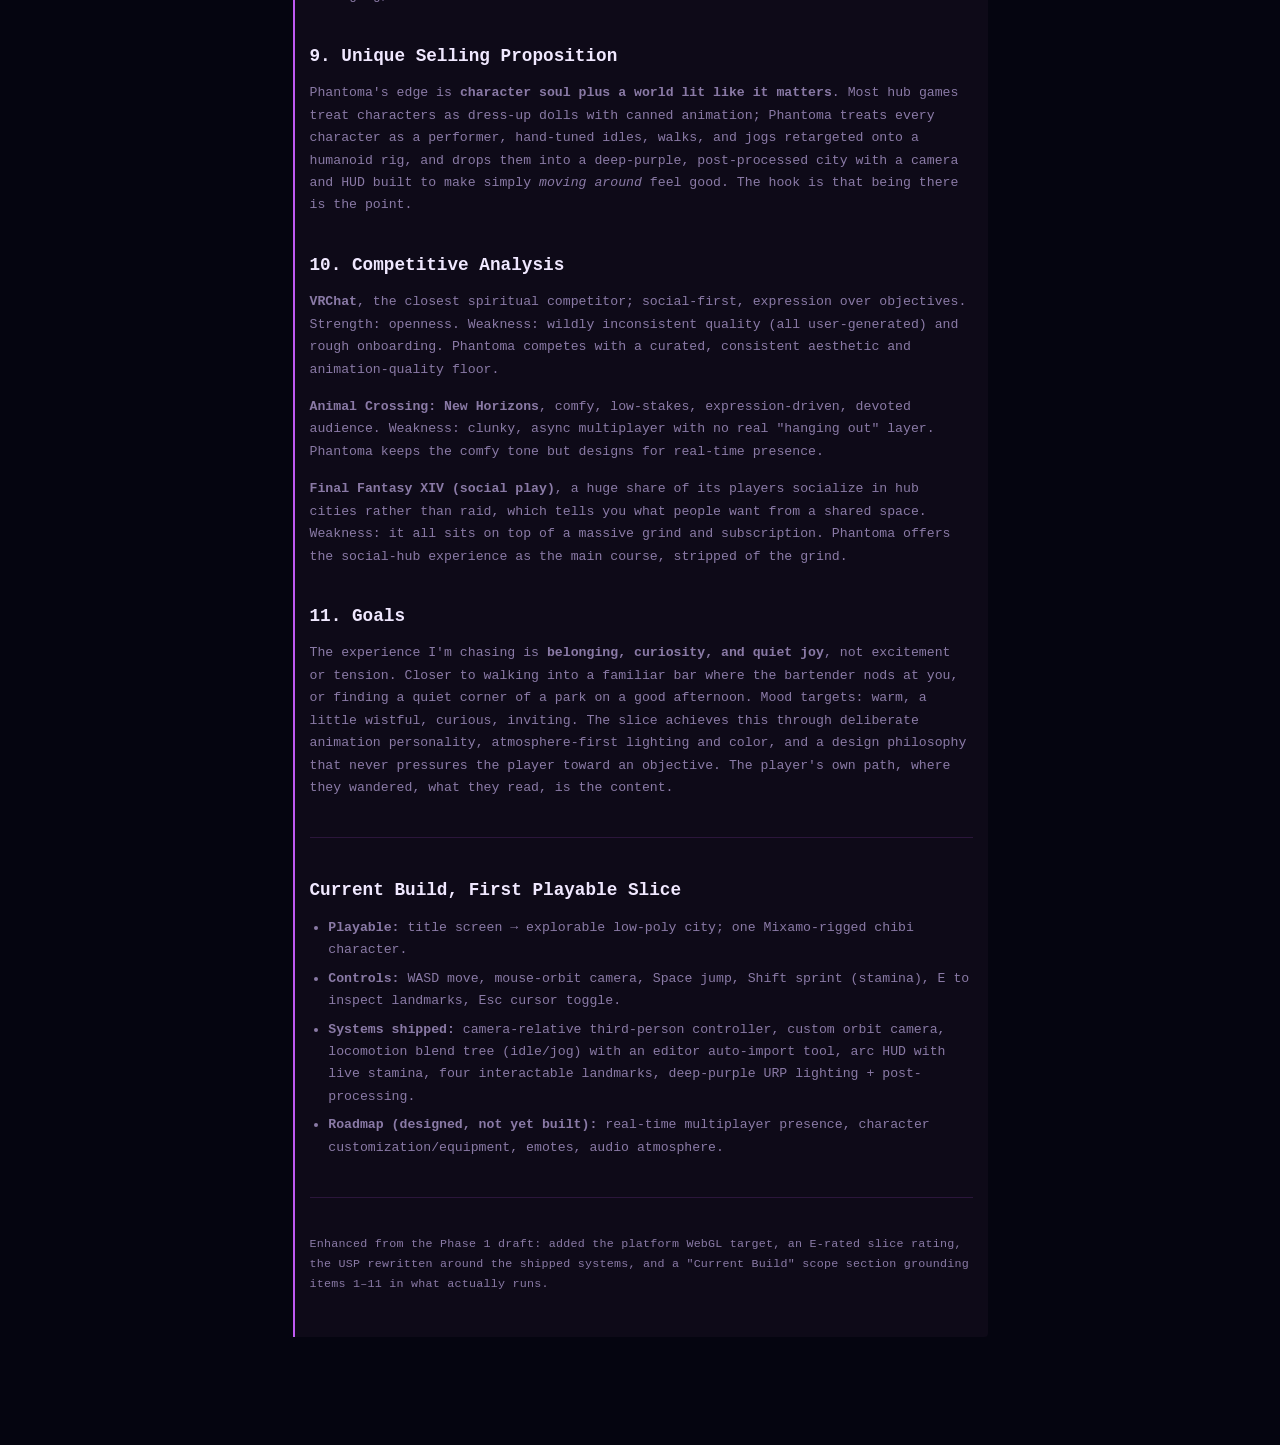
<file: phase-2/gdd/index.html>
<!DOCTYPE html>
<html lang="en"><head><meta charset="UTF-8"><meta name="viewport" content="width=device-width,initial-scale=1">
<meta name="robots" content="noindex,nofollow"><title>Game Design Document, Phantoma (Final)</title>
<link rel="stylesheet" href="../_style.css"></head>
<body><div class="wrap">
<nav><a href="../">Final</a><a href="../about/">About</a><a href="../overview/">Overview</a><a href="../blog/">Blog</a><a href="../source/">Source</a><a class="here" href="../gdd/">GDD</a><a href="../../">Home</a></nav>
<span class="tag">Final · Game Design Document</span>
<h1>Game Design Document</h1>
<p class="meta">Phantoma · Final · May 28, 2026 · <a href="Phantoma-GDD-Final.pdf">Download PDF →</a></p>

<div class="note"><strong>Scope note.</strong> This GDD describes the full Phantoma vision. The <strong>current shipped build is the first playable slice</strong>: a single-player, explorable lit city with one expressive character, full third-person controls, a HUD, and interactable landmarks. Multiplayer and customization are designed here as the roadmap, not yet in the build, see "Current Build" at the end.</p>

<h2>1. Title</h2>
<p>Phantoma</p>

<h2>2. Genre</h2>
<p>Social hub / explorable character showcase. Closest neighbors are social-sandbox games and lobby-based MMOs, but the playable slice leans hardest into "explorable character showcase", wander a world, be someone in it.</p>

<h2>3. Platform</h2>
<p>Primary: <strong>PC (Windows)</strong> via itch.io and Steam, where the audience for small character-driven worlds lives and the stack iterates fastest. Secondary: <strong>Mac</strong> (the dev environment already supports it). Also shipping a <strong>WebGL</strong> build on Unity Play so anyone can try it in a browser with zero install.</p>

<h2>4. Premise</h2>
<p>A hub world where the characters have soul and the space has memory. Show up, explore, express, belong.</p>

<h2>5. Backstory</h2>
<p>Phantoma is a world between places, a quiet hub that characters drift into when they're between adventures. Nobody knows exactly how they got there, and nobody's in a hurry to leave. The world has been shaped by everyone who's passed through, so every corner holds a trace of someone who was there before you. In the playable slice, those traces are the landmarks: a notice board, a worn bench, a clock that never moves.</p>

<h2>6. Target Rating</h2>
<p>ESRB <strong>Everyone (E)</strong> for the single-player slice, no combat, no strong language, stylized and gentle. The full multiplayer vision would carry <strong>Teen (T)</strong>, driven by online interaction with other players rather than content.</p>

<h2>7. Target Market</h2>
<p>Players aged 16–30 who gravitate toward social games, character customization, and comfy experiences, overlap with the audiences for VRChat, Animal Crossing, Final Fantasy XIV social play, and PlayStation Home nostalgics. Skews toward players who value presence and expression over competition.</p>

<h2>8. Player Motivation</h2>
<p>Exploration, expression, and discovery. There's no win state, the draw is wandering, finding the hidden corners and landmarks of the hub, and (in the full vision) shaping how your character presents. Motivation comes from curiosity and belonging, not scoreboards.</p>

<h2>9. Unique Selling Proposition</h2>
<p>Phantoma's edge is <strong>character soul plus a world lit like it matters</strong>. Most hub games treat characters as dress-up dolls with canned animation; Phantoma treats every character as a performer, hand-tuned idles, walks, and jogs retargeted onto a humanoid rig, and drops them into a deep-purple, post-processed city with a camera and HUD built to make simply <em>moving around</em> feel good. The hook is that being there is the point.</p>

<h2>10. Competitive Analysis</h2>
<p><strong>VRChat</strong>, the closest spiritual competitor; social-first, expression over objectives. Strength: openness. Weakness: wildly inconsistent quality (all user-generated) and rough onboarding. Phantoma competes with a curated, consistent aesthetic and animation-quality floor.</p>
<p><strong>Animal Crossing: New Horizons</strong>, comfy, low-stakes, expression-driven, devoted audience. Weakness: clunky, async multiplayer with no real "hanging out" layer. Phantoma keeps the comfy tone but designs for real-time presence.</p>
<p><strong>Final Fantasy XIV (social play)</strong>, a huge share of its players socialize in hub cities rather than raid, which tells you what people want from a shared space. Weakness: it all sits on top of a massive grind and subscription. Phantoma offers the social-hub experience as the main course, stripped of the grind.</p>

<h2>11. Goals</h2>
<p>The experience I'm chasing is <strong>belonging, curiosity, and quiet joy</strong>, not excitement or tension. Closer to walking into a familiar bar where the bartender nods at you, or finding a quiet corner of a park on a good afternoon. Mood targets: warm, a little wistful, curious, inviting. The slice achieves this through deliberate animation personality, atmosphere-first lighting and color, and a design philosophy that never pressures the player toward an objective. The player's own path, where they wandered, what they read, is the content.</p>

<hr>
<h2>Current Build, First Playable Slice</h2>
<ul>
<li><strong>Playable:</strong> title screen → explorable low-poly city; one Mixamo-rigged chibi character.</li>
<li><strong>Controls:</strong> WASD move, mouse-orbit camera, Space jump, Shift sprint (stamina), E to inspect landmarks, Esc cursor toggle.</li>
<li><strong>Systems shipped:</strong> camera-relative third-person controller, custom orbit camera, locomotion blend tree (idle/jog) with an editor auto-import tool, arc HUD with live stamina, four interactable landmarks, deep-purple URP lighting + post-processing.</li>
<li><strong>Roadmap (designed, not yet built):</strong> real-time multiplayer presence, character customization/equipment, emotes, audio atmosphere.</li>
</ul>
<hr>
<p class="meta">Enhanced from the Phase&nbsp;1 draft: added the platform WebGL target, an E-rated slice rating, the USP rewritten around the shipped systems, and a "Current Build" scope section grounding items 1–11 in what actually runs.</p>
</div></body></html>
</file>
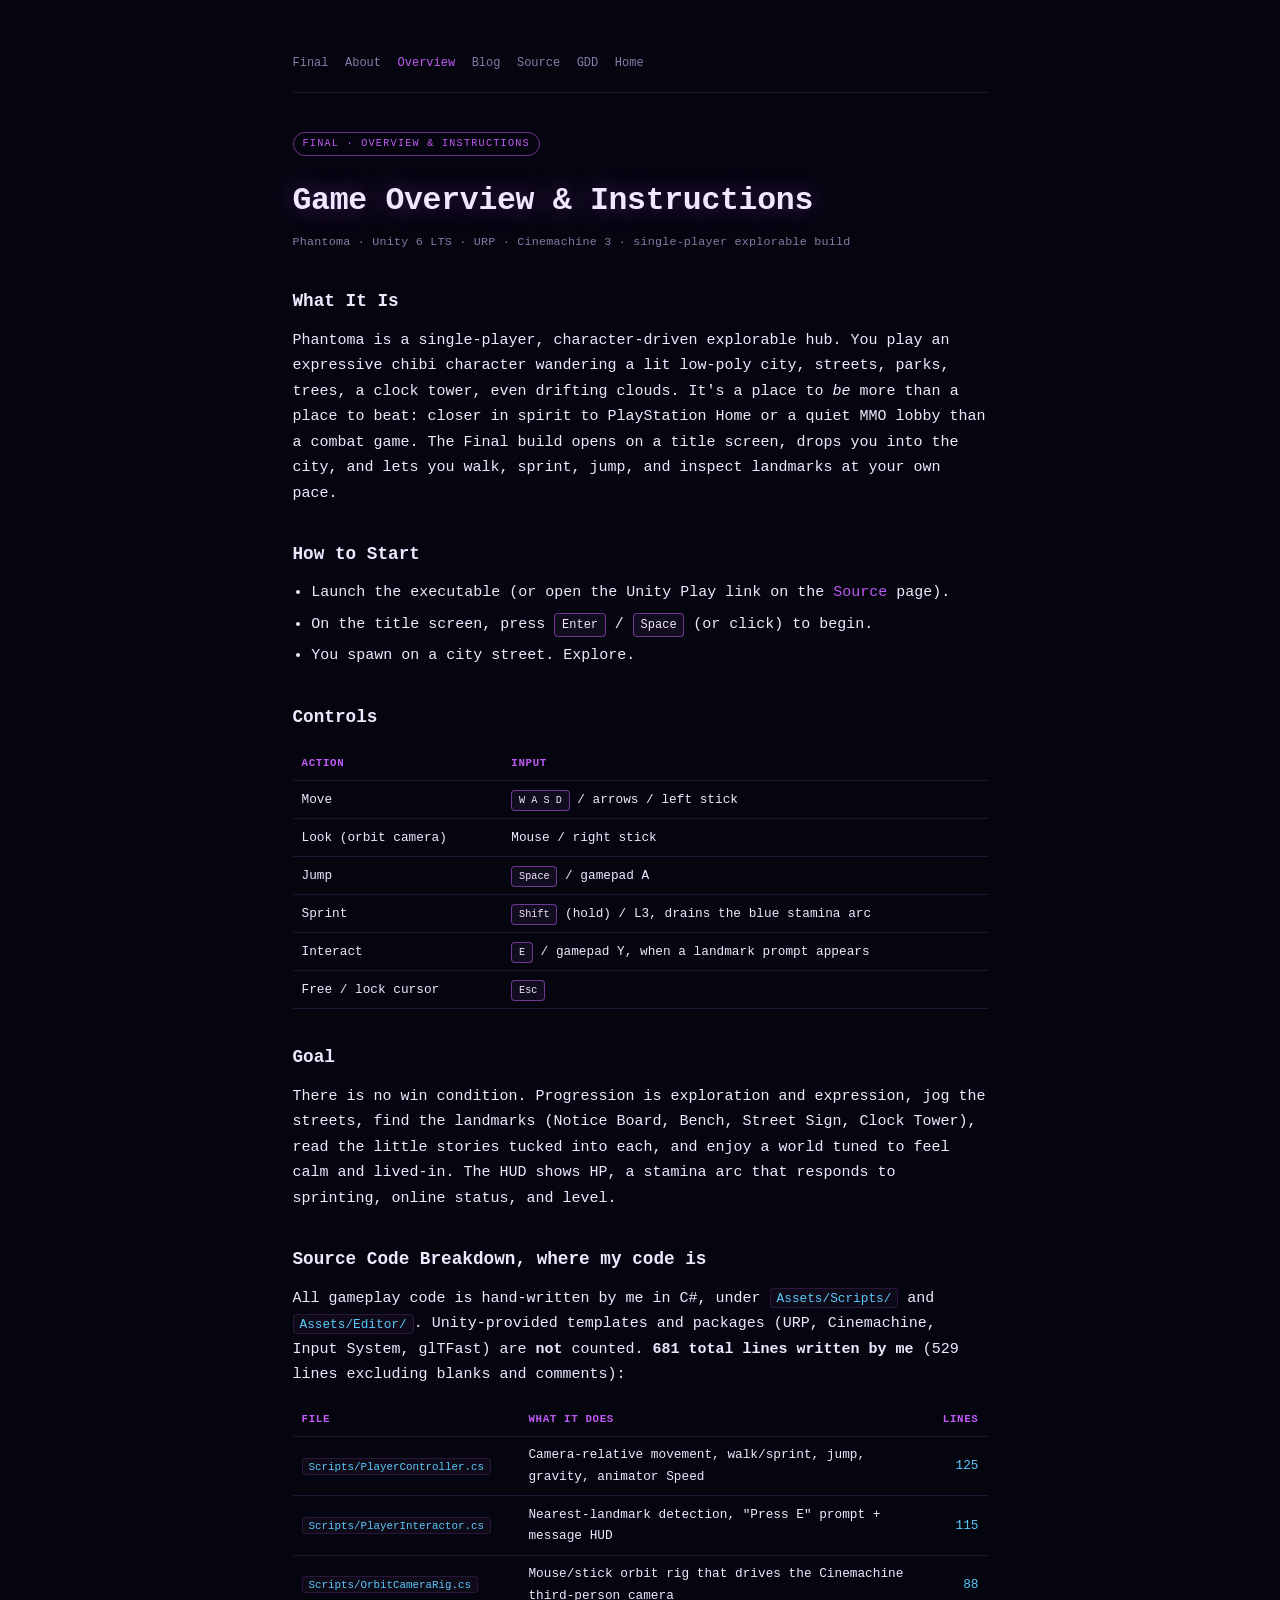
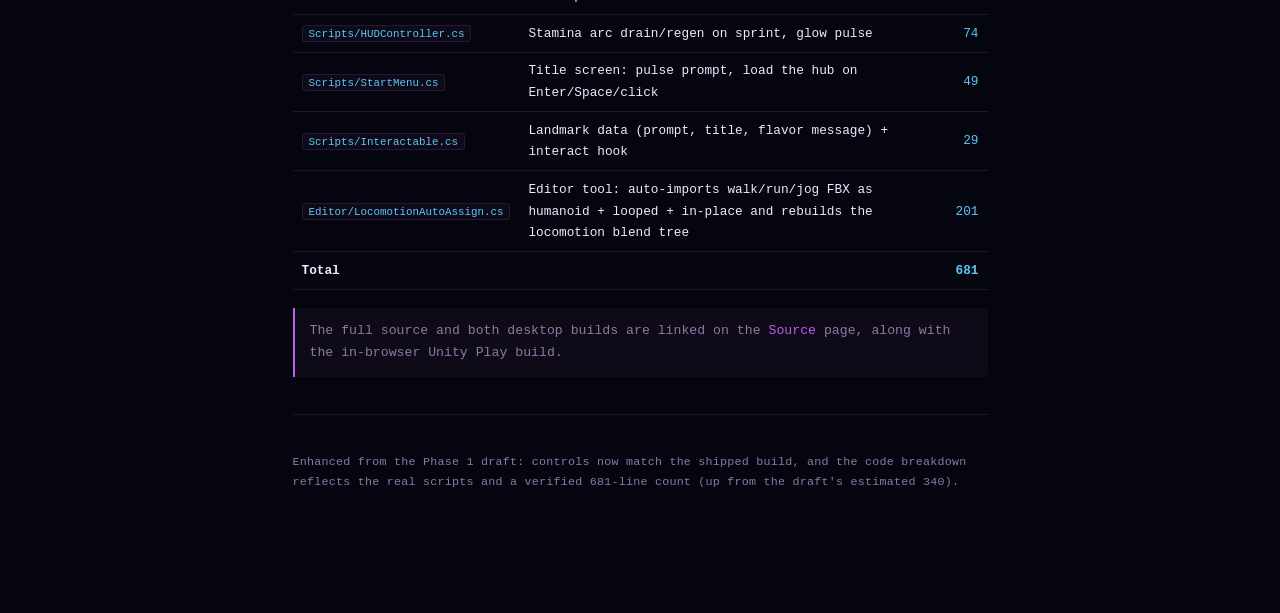
<file: phase-2/overview/index.html>
<!DOCTYPE html>
<html lang="en"><head><meta charset="UTF-8"><meta name="viewport" content="width=device-width,initial-scale=1">
<meta name="robots" content="noindex,nofollow"><title>Game Overview, Phantoma (Final)</title>
<link rel="stylesheet" href="../_style.css"></head>
<body><div class="wrap">
<nav><a href="../">Final</a><a href="../about/">About</a><a class="here" href="../overview/">Overview</a><a href="../blog/">Blog</a><a href="../source/">Source</a><a href="../gdd/">GDD</a><a href="../../">Home</a></nav>
<span class="tag">Final · Overview &amp; Instructions</span>
<h1>Game Overview &amp; Instructions</h1>
<p class="meta">Phantoma · Unity 6 LTS · URP · Cinemachine 3 · single-player explorable build</p>

<h2>What It Is</h2>
<p>Phantoma is a single-player, character-driven explorable hub. You play an expressive chibi character wandering a lit low-poly city, streets, parks, trees, a clock tower, even drifting clouds. It's a place to <em>be</em> more than a place to beat: closer in spirit to PlayStation Home or a quiet MMO lobby than a combat game. The Final build opens on a title screen, drops you into the city, and lets you walk, sprint, jump, and inspect landmarks at your own pace.</p>

<h2>How to Start</h2>
<ul>
<li>Launch the executable (or open the Unity Play link on the <a href="../source/">Source</a> page).</li>
<li>On the title screen, press <span class="kbd">Enter</span> / <span class="kbd">Space</span> (or click) to begin.</li>
<li>You spawn on a city street. Explore.</li>
</ul>

<h2>Controls</h2>
<table>
<tr><th>Action</th><th>Input</th></tr>
<tr><td>Move</td><td><span class="kbd">W A S D</span> / arrows / left stick</td></tr>
<tr><td>Look (orbit camera)</td><td>Mouse / right stick</td></tr>
<tr><td>Jump</td><td><span class="kbd">Space</span> / gamepad A</td></tr>
<tr><td>Sprint</td><td><span class="kbd">Shift</span> (hold) / L3, drains the blue stamina arc</td></tr>
<tr><td>Interact</td><td><span class="kbd">E</span> / gamepad Y, when a landmark prompt appears</td></tr>
<tr><td>Free / lock cursor</td><td><span class="kbd">Esc</span></td></tr>
</table>

<h2>Goal</h2>
<p>There is no win condition. Progression is exploration and expression, jog the streets, find the landmarks (Notice Board, Bench, Street Sign, Clock Tower), read the little stories tucked into each, and enjoy a world tuned to feel calm and lived-in. The HUD shows HP, a stamina arc that responds to sprinting, online status, and level.</p>

<h2>Source Code Breakdown, where my code is</h2>
<p>All gameplay code is hand-written by me in C#, under <code>Assets/Scripts/</code> and <code>Assets/Editor/</code>. Unity-provided templates and packages (URP, Cinemachine, Input System, glTFast) are <strong>not</strong> counted. <strong>681 total lines written by me</strong> (529 lines excluding blanks and comments):</p>
<table>
<tr><th>File</th><th>What it does</th><th>Lines</th></tr>
<tr><td><code>Scripts/PlayerController.cs</code></td><td>Camera-relative movement, walk/sprint, jump, gravity, animator Speed</td><td class="num">125</td></tr>
<tr><td><code>Scripts/PlayerInteractor.cs</code></td><td>Nearest-landmark detection, "Press E" prompt + message HUD</td><td class="num">115</td></tr>
<tr><td><code>Scripts/OrbitCameraRig.cs</code></td><td>Mouse/stick orbit rig that drives the Cinemachine third-person camera</td><td class="num">88</td></tr>
<tr><td><code>Scripts/HUDController.cs</code></td><td>Stamina arc drain/regen on sprint, glow pulse</td><td class="num">74</td></tr>
<tr><td><code>Scripts/StartMenu.cs</code></td><td>Title screen: pulse prompt, load the hub on Enter/Space/click</td><td class="num">49</td></tr>
<tr><td><code>Scripts/Interactable.cs</code></td><td>Landmark data (prompt, title, flavor message) + interact hook</td><td class="num">29</td></tr>
<tr><td><code>Editor/LocomotionAutoAssign.cs</code></td><td>Editor tool: auto-imports walk/run/jog FBX as humanoid + looped + in-place and rebuilds the locomotion blend tree</td><td class="num">201</td></tr>
<tr><td><strong>Total</strong></td><td></td><td class="num"><strong>681</strong></td></tr>
</table>
<div class="note">The full source and both desktop builds are linked on the <a href="../source/">Source</a> page, along with the in-browser Unity Play build.</div>
<hr>
<p class="meta">Enhanced from the Phase&nbsp;1 draft: controls now match the shipped build, and the code breakdown reflects the real scripts and a verified 681-line count (up from the draft's estimated 340).</p>
</div></body></html>
</file>
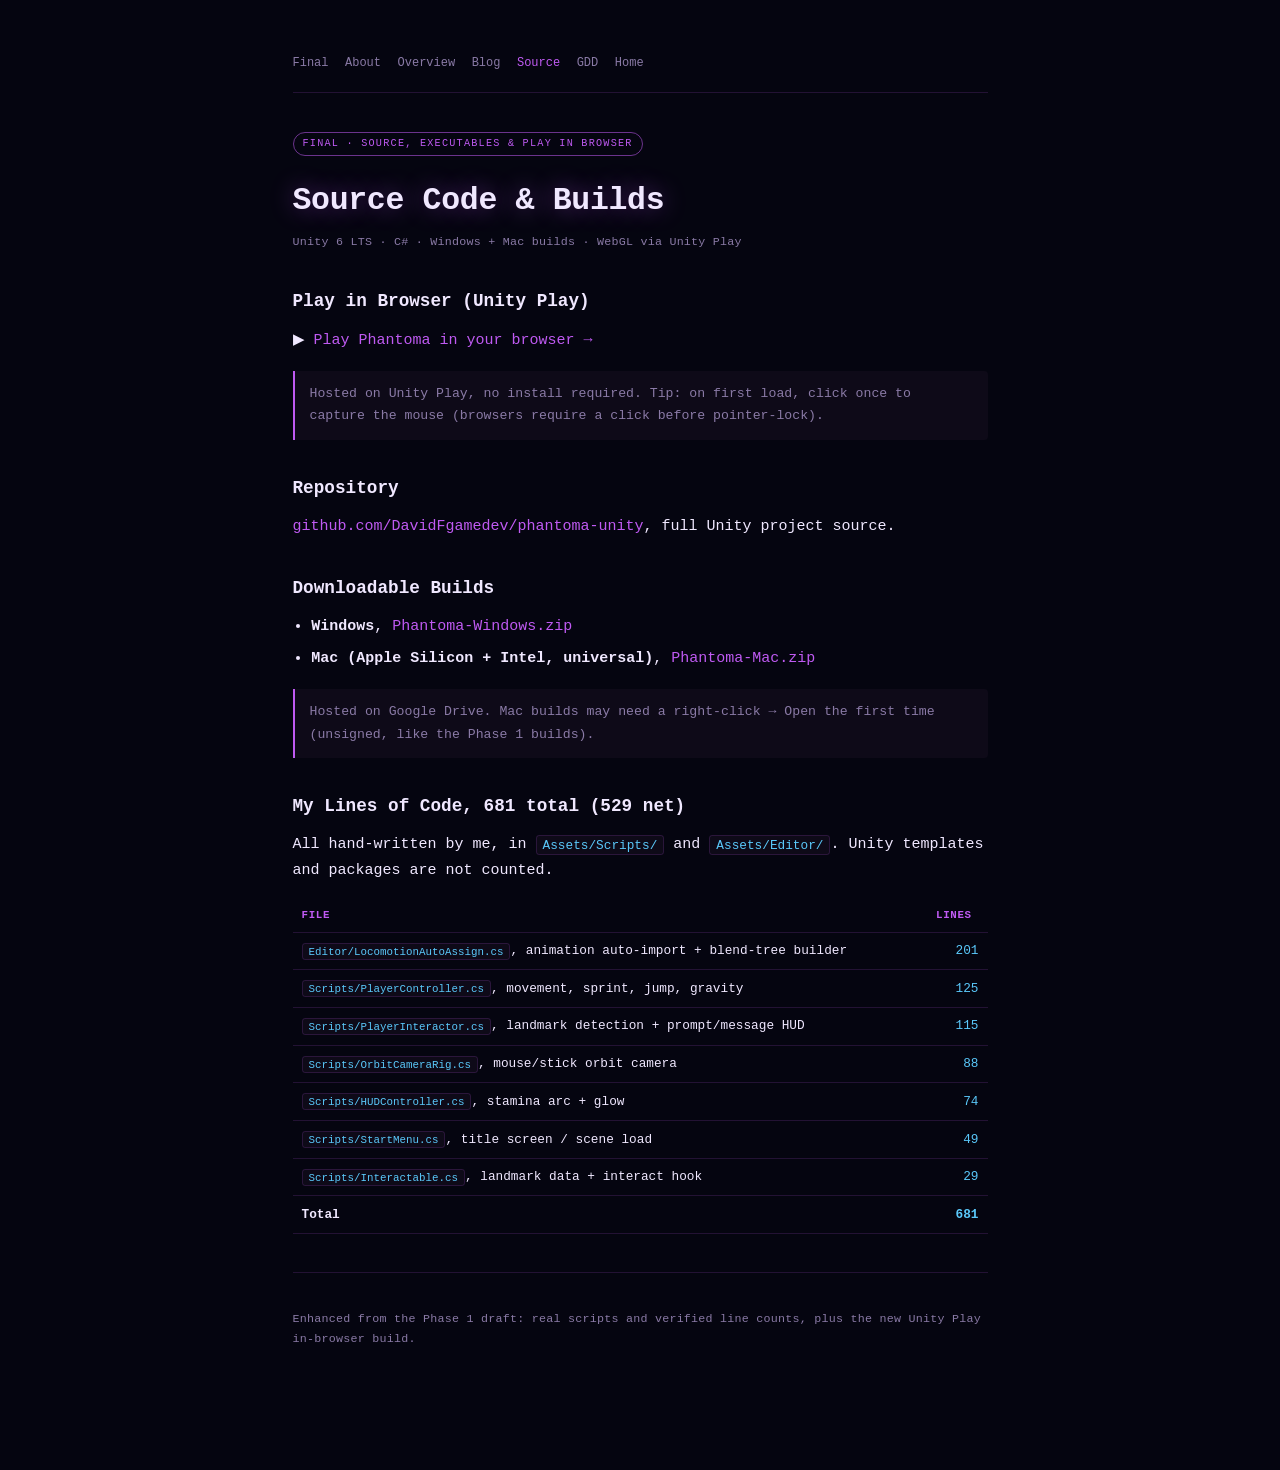
<file: phase-2/source/index.html>
<!DOCTYPE html>
<html lang="en"><head><meta charset="UTF-8"><meta name="viewport" content="width=device-width,initial-scale=1">
<meta name="robots" content="noindex,nofollow"><title>Source &amp; Builds, Phantoma (Final)</title>
<link rel="stylesheet" href="../_style.css"></head>
<body><div class="wrap">
<nav><a href="../">Final</a><a href="../about/">About</a><a href="../overview/">Overview</a><a href="../blog/">Blog</a><a class="here" href="../source/">Source</a><a href="../gdd/">GDD</a><a href="../../">Home</a></nav>
<span class="tag">Final · Source, Executables &amp; Play in Browser</span>
<h1>Source Code &amp; Builds</h1>
<p class="meta">Unity 6 LTS · C# · Windows + Mac builds · WebGL via Unity Play</p>

<h2>Play in Browser (Unity Play)</h2>
<p>▶ <a href="https://play.unity.com/en/games/d99a02e6-b369-41ec-b3e6-012dc4a164d4/phantom-a">Play Phantoma in your browser →</a></p>
<div class="note">Hosted on Unity Play, no install required. Tip: on first load, click once to capture the mouse (browsers require a click before pointer-lock).</div>

<h2>Repository</h2>
<p><a href="https://github.com/DavidFgamedev/phantoma-unity">github.com/DavidFgamedev/phantoma-unity</a>, full Unity project source.</p>

<h2>Downloadable Builds</h2>
<ul>
<li><strong>Windows</strong>, <a href="https://drive.google.com/file/d/1JuGjioMQ2pWg2Tqcw1A71DjpUuqjDKI6/view?usp=share_link">Phantoma-Windows.zip</a></li>
<li><strong>Mac (Apple Silicon + Intel, universal)</strong>, <a href="https://drive.google.com/file/d/19gRmRqc41tQyBxkXUYTLuyQVJHq_nnbo/view?usp=share_link">Phantoma-Mac.zip</a></li>
</ul>
<div class="note">Hosted on Google Drive. Mac builds may need a right-click → Open the first time (unsigned, like the Phase 1 builds).</div>

<h2>My Lines of Code, 681 total (529 net)</h2>
<p>All hand-written by me, in <code>Assets/Scripts/</code> and <code>Assets/Editor/</code>. Unity templates and packages are not counted.</p>
<table>
<tr><th>File</th><th>Lines</th></tr>
<tr><td><code>Editor/LocomotionAutoAssign.cs</code>, animation auto-import + blend-tree builder</td><td class="num">201</td></tr>
<tr><td><code>Scripts/PlayerController.cs</code>, movement, sprint, jump, gravity</td><td class="num">125</td></tr>
<tr><td><code>Scripts/PlayerInteractor.cs</code>, landmark detection + prompt/message HUD</td><td class="num">115</td></tr>
<tr><td><code>Scripts/OrbitCameraRig.cs</code>, mouse/stick orbit camera</td><td class="num">88</td></tr>
<tr><td><code>Scripts/HUDController.cs</code>, stamina arc + glow</td><td class="num">74</td></tr>
<tr><td><code>Scripts/StartMenu.cs</code>, title screen / scene load</td><td class="num">49</td></tr>
<tr><td><code>Scripts/Interactable.cs</code>, landmark data + interact hook</td><td class="num">29</td></tr>
<tr><td><strong>Total</strong></td><td class="num"><strong>681</strong></td></tr>
</table>
<hr>
<p class="meta">Enhanced from the Phase&nbsp;1 draft: real scripts and verified line counts, plus the new Unity Play in-browser build.</p>
</div></body></html>
</file>
<file: phase-2/_style.css>
:root{
  --bg:#050510;--bg2:#0e0a18;--panel:#120c1f;
  --border:rgba(191,90,242,.16);--border-hi:rgba(191,90,242,.55);
  --text:#f0e8ff;--dim:#8a7aa6;--muted:#5a4f70;--accent:#bf5af2;--accent2:#5ac8fa
}
*{box-sizing:border-box;margin:0;padding:0}
html,body{background:var(--bg);color:var(--text);
  font-family:ui-monospace,"SF Mono",Menlo,monospace;font-size:15px;line-height:1.7;-webkit-font-smoothing:antialiased}
.wrap{max-width:740px;margin:0 auto;padding:3.5rem 1.5rem 6rem}
a{color:var(--accent);text-decoration:none;border-bottom:1px solid transparent;transition:border-color .15s,color .15s}
a:hover{border-bottom-color:var(--accent)}
h1{font-size:2.1rem;font-weight:600;letter-spacing:-.01em;margin-bottom:.4rem;
  text-shadow:0 0 24px rgba(191,90,242,.45)}
h2{font-size:1.18rem;font-weight:600;margin:2.2rem 0 .75rem;color:var(--text)}
h3{font-size:.8rem;font-weight:600;text-transform:uppercase;letter-spacing:.1em;color:var(--accent);margin:1.6rem 0 .5rem}
p{margin-bottom:1rem}
ul{margin-bottom:1rem;padding-left:1.25rem}li{margin-bottom:.4rem}
hr{border:none;border-top:1px solid var(--border);margin:2.5rem 0}
nav{display:flex;gap:1.1rem;flex-wrap:wrap;font-size:.8rem;padding-bottom:1.25rem;margin-bottom:2.5rem;border-bottom:1px solid var(--border)}
nav a{color:var(--dim);border-bottom:none}nav a:hover{color:var(--accent)}
nav .here{color:var(--accent)}
.meta{font-size:.78rem;color:var(--dim);margin-bottom:2rem;letter-spacing:.02em}
.tag{display:inline-block;font-size:.68rem;text-transform:uppercase;letter-spacing:.12em;
  color:var(--accent);border:1px solid var(--border-hi);border-radius:999px;padding:.15rem .6rem;margin-bottom:1.2rem}
.card{background:var(--bg2);border:1px solid var(--border);border-radius:6px;padding:1.1rem 1.35rem;margin-bottom:.85rem;display:block;border-bottom:none}
.card:hover{border-color:var(--border-hi);box-shadow:0 0 24px rgba(191,90,242,.12)}
.card h2{margin:0 0 .25rem;font-size:.98rem;color:var(--text)}
.card p{margin:0;font-size:.85rem;color:var(--dim)}
code{background:var(--bg2);border:1px solid var(--border);padding:.1rem .4rem;border-radius:3px;font-size:.85em;color:var(--accent2)}
table{width:100%;border-collapse:collapse;margin:1rem 0;font-size:.85rem}
th,td{text-align:left;padding:.5rem .6rem;border-bottom:1px solid var(--border)}
th{color:var(--accent);font-weight:600;text-transform:uppercase;letter-spacing:.06em;font-size:.72rem}
td.num{color:var(--accent2);text-align:right;font-variant-numeric:tabular-nums}
.note{border-left:2px solid var(--accent);background:var(--bg2);padding:.8rem 1rem;border-radius:0 4px 4px 0;margin:1.2rem 0;font-size:.88rem;color:var(--dim)}
.kbd{display:inline-block;background:var(--panel);border:1px solid var(--border-hi);border-radius:4px;padding:.05rem .45rem;font-size:.8em;color:var(--text)}
@media print{html,body{-webkit-print-color-adjust:exact;print-color-adjust:exact}nav{display:none}.wrap{padding:1rem}}
</file>
<file: phase-1/_style.css>
:root{--bg:#0a0a0f;--bg2:#12121a;--border:#1f1f2e;--text:#e8e8f0;--dim:#8a8aa0;--accent:#b8a4ff}
*{box-sizing:border-box;margin:0;padding:0}
html,body{background:var(--bg);color:var(--text);font-family:ui-monospace,"SF Mono",Menlo,monospace;font-size:15px;line-height:1.65;-webkit-font-smoothing:antialiased}
.wrap{max-width:720px;margin:0 auto;padding:4rem 1.5rem 6rem}
a{color:var(--accent);text-decoration:none;border-bottom:1px solid transparent;transition:border-color .15s}
a:hover{border-bottom-color:var(--accent)}
h1{font-size:2rem;font-weight:500;letter-spacing:-.01em;margin-bottom:.5rem}
h2{font-size:1.15rem;font-weight:500;margin:2rem 0 .75rem}
h3{font-size:.85rem;font-weight:500;text-transform:uppercase;letter-spacing:.08em;color:var(--dim);margin:1.5rem 0 .5rem}
p{margin-bottom:1rem}
ul{margin-bottom:1rem;padding-left:1.25rem}
li{margin-bottom:.35rem}
hr{border:none;border-top:1px solid var(--border);margin:2.5rem 0}
nav{display:flex;gap:1.25rem;flex-wrap:wrap;font-size:.82rem;padding-bottom:1.5rem;margin-bottom:2.5rem;border-bottom:1px solid var(--border)}
nav a{color:var(--dim);border-bottom:none}
nav a:hover{color:var(--accent)}
.meta{font-size:.78rem;color:var(--dim);margin-bottom:2rem}
.card{background:var(--bg2);border:1px solid var(--border);border-radius:4px;padding:1.1rem 1.35rem;margin-bottom:.85rem;display:block;border-bottom:none}
.card:hover{border-color:var(--accent)}
.card h2{margin:0 0 .25rem;font-size:.95rem;color:var(--text)}
.card p{margin:0;font-size:.85rem;color:var(--dim)}
code{background:var(--bg2);border:1px solid var(--border);padding:.1rem .35rem;border-radius:3px;font-size:.85em}
</file>
